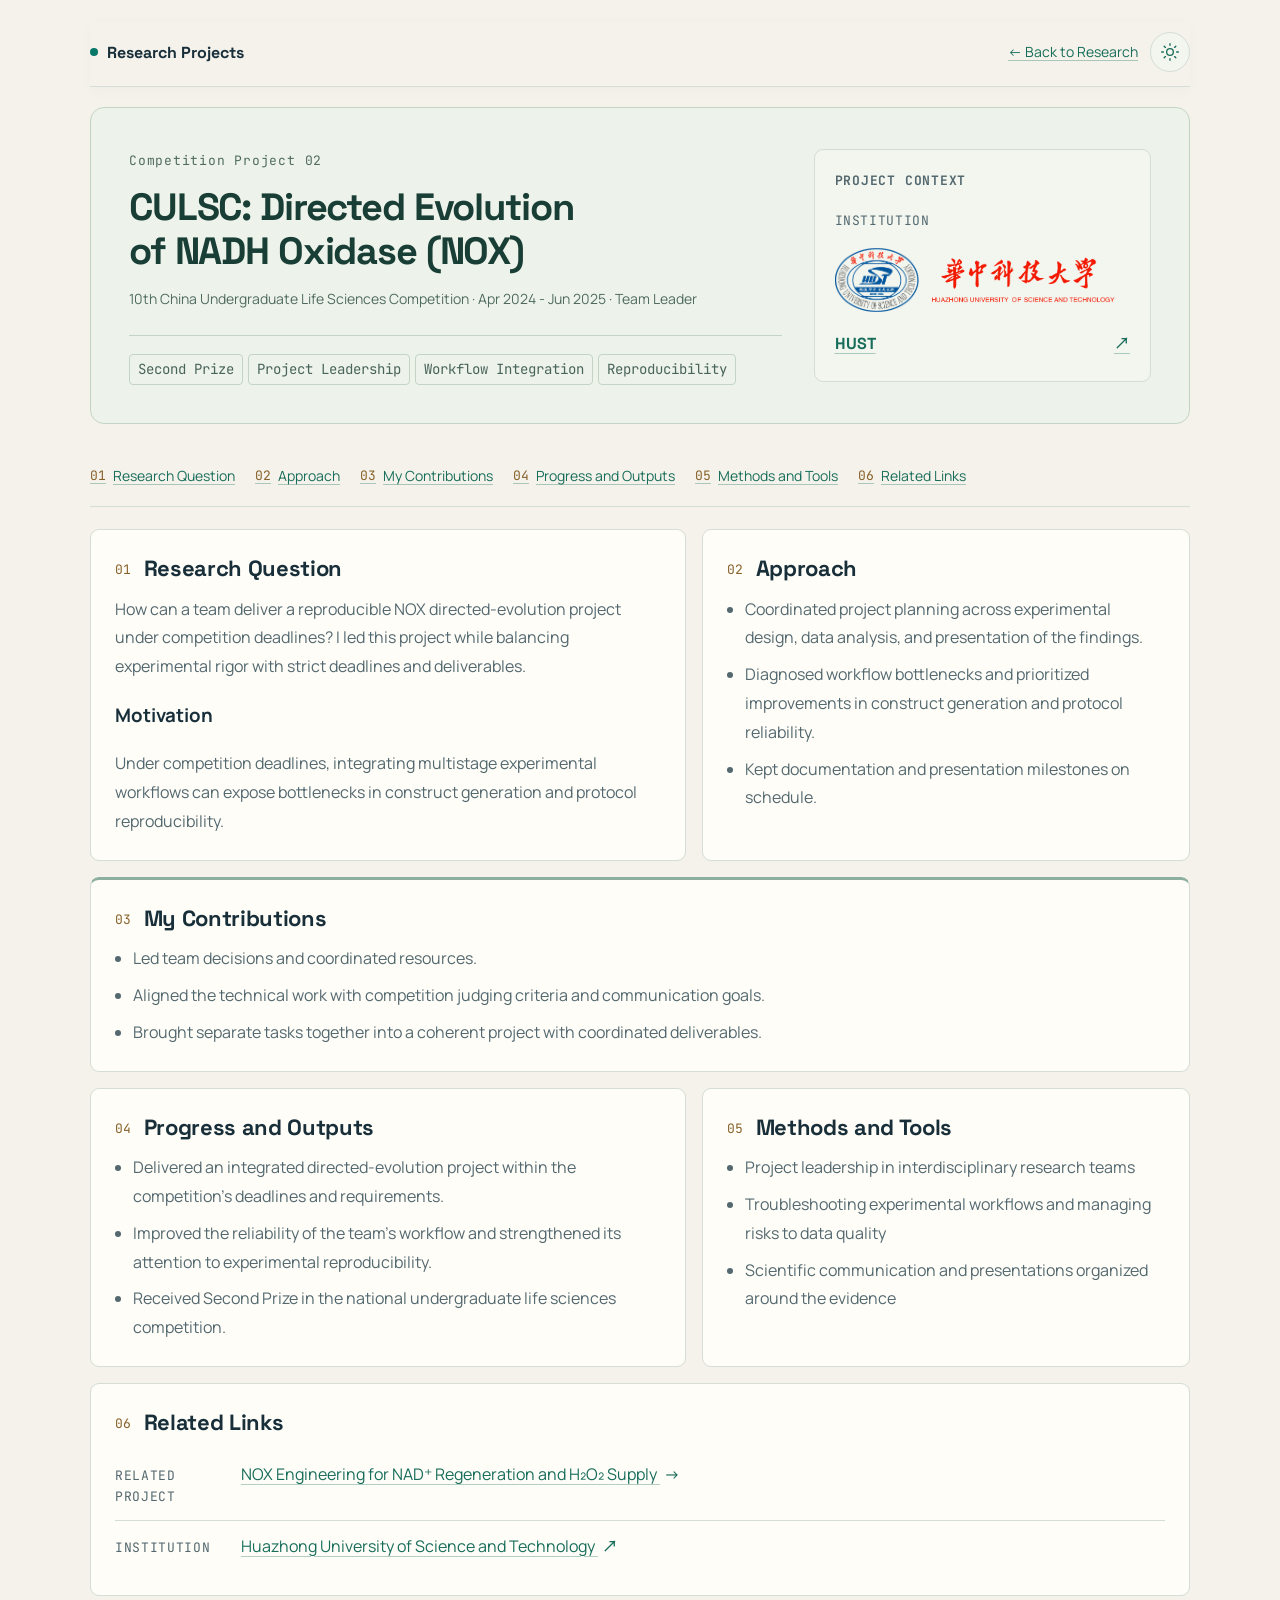
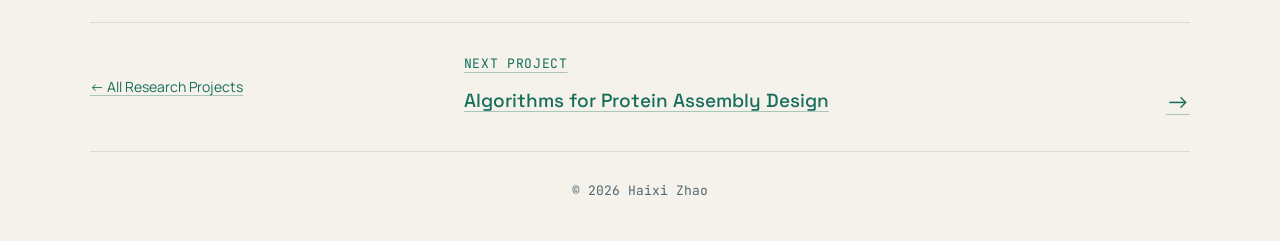
<file: projects/culsc-nox-team.html>
<!doctype html>
<html lang="en" data-theme="light">
  <head>
    <meta charset="UTF-8" />
    <meta name="viewport" content="width=device-width, initial-scale=1.0" />
    <title>CULSC NOX Project | Haixi Zhao</title>
    <script>(function(){var theme="light";try{var saved=localStorage.getItem("haixi-theme");if(saved==="dark")theme="dark";}catch(e){}document.documentElement.dataset.theme=theme;})();</script>
    <link rel="stylesheet" href="../styles/project.css?v=20261003k" />
  </head>
  <body>
    <main class="project-shell">
      <header class="topbar">
        <div class="logo"><span class="dot"></span>Research Projects</div>
        <div class="header-controls"><a class="backlink" href="../index.html#research">← Back to Research</a><button class="theme-toggle" type="button" data-theme-toggle aria-label="Switch to dark theme" aria-pressed="false" title="Switch to dark theme"><svg data-theme-icon="day" viewBox="0 0 24 24" width="20" height="20" fill="none" stroke="currentColor" stroke-width="1.6" stroke-linecap="round" aria-hidden="true"><circle cx="12" cy="12" r="4"/><path d="M12 2v2m0 16v2M2 12h2m16 0h2M5 5l1.5 1.5m11 11L19 19M5 19l1.5-1.5m11-11L19 5"/></svg><svg data-theme-icon="night" viewBox="0 0 24 24" width="20" height="20" fill="none" stroke="currentColor" stroke-width="1.6" stroke-linecap="round" stroke-linejoin="round" aria-hidden="true"><path d="M20.5 14.4A8.5 8.5 0 0 1 9.6 3.5a8.5 8.5 0 1 0 10.9 10.9Z"/></svg></button></div>
      </header>

      <section class="project-header">
        <div class="project-header-grid">
          <div>
            <p class="kicker">Competition Project 02</p>
            <h1 class="project-title">CULSC: Directed Evolution of NADH Oxidase (NOX)</h1>
            <p class="project-meta">10th China Undergraduate Life Sciences Competition · Apr 2024 - Jun 2025 · Team Leader</p>
            <div class="tags">
              <span class="tag">Second Prize</span>
              <span class="tag">Project Leadership</span>
              <span class="tag">Workflow Integration</span>
              <span class="tag">Reproducibility</span>
            </div>
          </div>
          <aside class="project-academic-card">
            <h2>Project Context</h2>
            <div class="academic-stack">
              <div class="academic-item project-institution">
                <span class="academic-label">Institution</span>
                <a class="institution-link" href="https://english.hust.edu.cn/" target="_blank" rel="noreferrer" aria-label="Huazhong University of Science and Technology official website">
                  <svg class="hust-day-lockup brand-light" viewBox="0 0 280 72" width="280" height="72" aria-hidden="true" focusable="false"><svg x="0" y="4" width="84" height="64" viewBox="0 0 712 539" preserveAspectRatio="xMinYMid meet" overflow="hidden"><image href="../assets/institutions/hust-lockup.png" width="1707" height="539"></image></svg><svg x="96" y="4" width="184" height="64" viewBox="735 164 975 244" preserveAspectRatio="xMinYMid meet" overflow="hidden"><image href="../assets/institutions/hust-lockup.png" width="1707" height="539"></image></svg></svg><img class="institution-mark brand-dark" src="../assets/institutions/hust-white.png" alt="" width="400" height="94" />
                  <strong class="institution-name">HUST</strong>
                  <span class="external-arrow" aria-hidden="true">↗</span>
                </a>
              </div>
            </div>
          </aside>
        </div>
      </section>

      <nav class="project-toc" aria-label="Project sections">
        <a href="#question"><span>01</span> Research Question</a>
        <a href="#approach"><span>02</span> Approach</a>
        <a href="#contributions"><span>03</span> My Contributions</a>
        <a href="#progress"><span>04</span> Progress and Outputs</a>
        <a href="#tools"><span>05</span> Methods and Tools</a>
        <a href="#project-links"><span>06</span> Related Links</a>
      </nav>

      <section class="project-layout">
        <article class="block" id="question">
          <h2 data-step="01">Research Question</h2>
          <p class="section-lead">
            How can a team deliver a reproducible NOX directed-evolution project under competition deadlines? I led this project while balancing experimental rigor with strict deadlines and deliverables.
          </p>
          <h3>Motivation</h3>
          <p class="section-lead">
            Under competition deadlines, integrating multistage experimental workflows can expose bottlenecks in construct generation and protocol reproducibility.
          </p>
        </article>

        <article class="block" id="approach">
          <h2 data-step="02">Approach</h2>
          <ul class="bullets">
            <li>Coordinated project planning across experimental design, data analysis, and presentation of the findings.</li>
            <li>Diagnosed workflow bottlenecks and prioritized improvements in construct generation and protocol reliability.</li>
            <li>Kept documentation and presentation milestones on schedule.</li>
          </ul>
        </article>

        <article class="block block-contributions" id="contributions">
          <h2 data-step="03">My Contributions</h2>
          <ul class="bullets">
            <li>Led team decisions and coordinated resources.</li>
            <li>Aligned the technical work with competition judging criteria and communication goals.</li>
            <li>Brought separate tasks together into a coherent project with coordinated deliverables.</li>
          </ul>
        </article>

        <article class="block" id="progress">
          <h2 data-step="04">Progress and Outputs</h2>
          <ul class="bullets">
            <li>Delivered an integrated directed-evolution project within the competition’s deadlines and requirements.</li>
            <li>Improved the reliability of the team’s workflow and strengthened its attention to experimental reproducibility.</li>
            <li>Received Second Prize in the national undergraduate life sciences competition.</li>
          </ul>
        </article>

        <article class="block" id="tools">
          <h2 data-step="05">Methods and Tools</h2>
          <ul class="bullets">
            <li>Project leadership in interdisciplinary research teams</li>
            <li>Troubleshooting experimental workflows and managing risks to data quality</li>
            <li>Scientific communication and presentations organized around the evidence</li>
          </ul>
        </article>
      </section>

      <section class="project-resources block" id="project-links">
        <h2 data-step="06">Related Links</h2>
        <ul class="resource-list">
          <li><span class="resource-type">Related project</span><a href="nox-directed-evolution.html">NOX Engineering for NAD⁺ Regeneration and H₂O₂ Supply <span class="external-arrow" aria-hidden="true">→</span></a></li>
          <li><span class="resource-type">Institution</span><a href="https://english.hust.edu.cn/" target="_blank" rel="noreferrer">Huazhong University of Science and Technology <span class="external-arrow" aria-hidden="true">↗</span></a></li>
        </ul>
      </section>

      <nav class="project-navigation" aria-label="Continue exploring research">
        <a class="project-nav-back" href="../index.html#research">← All Research Projects</a>
        <a class="project-next" href="rfd3-symmetric-assemblies.html">
          <span class="next-label">Next Project</span>
          <strong>Algorithms for Protein Assembly Design</strong>
          <span class="next-arrow" aria-hidden="true">→</span>
        </a>
      </nav>

      <footer class="footer">© <span id="year"></span> Haixi Zhao</footer>
    </main>
    <script src="../scripts/main.js?v=20261003h"></script>
  </body>
</html>
</file>
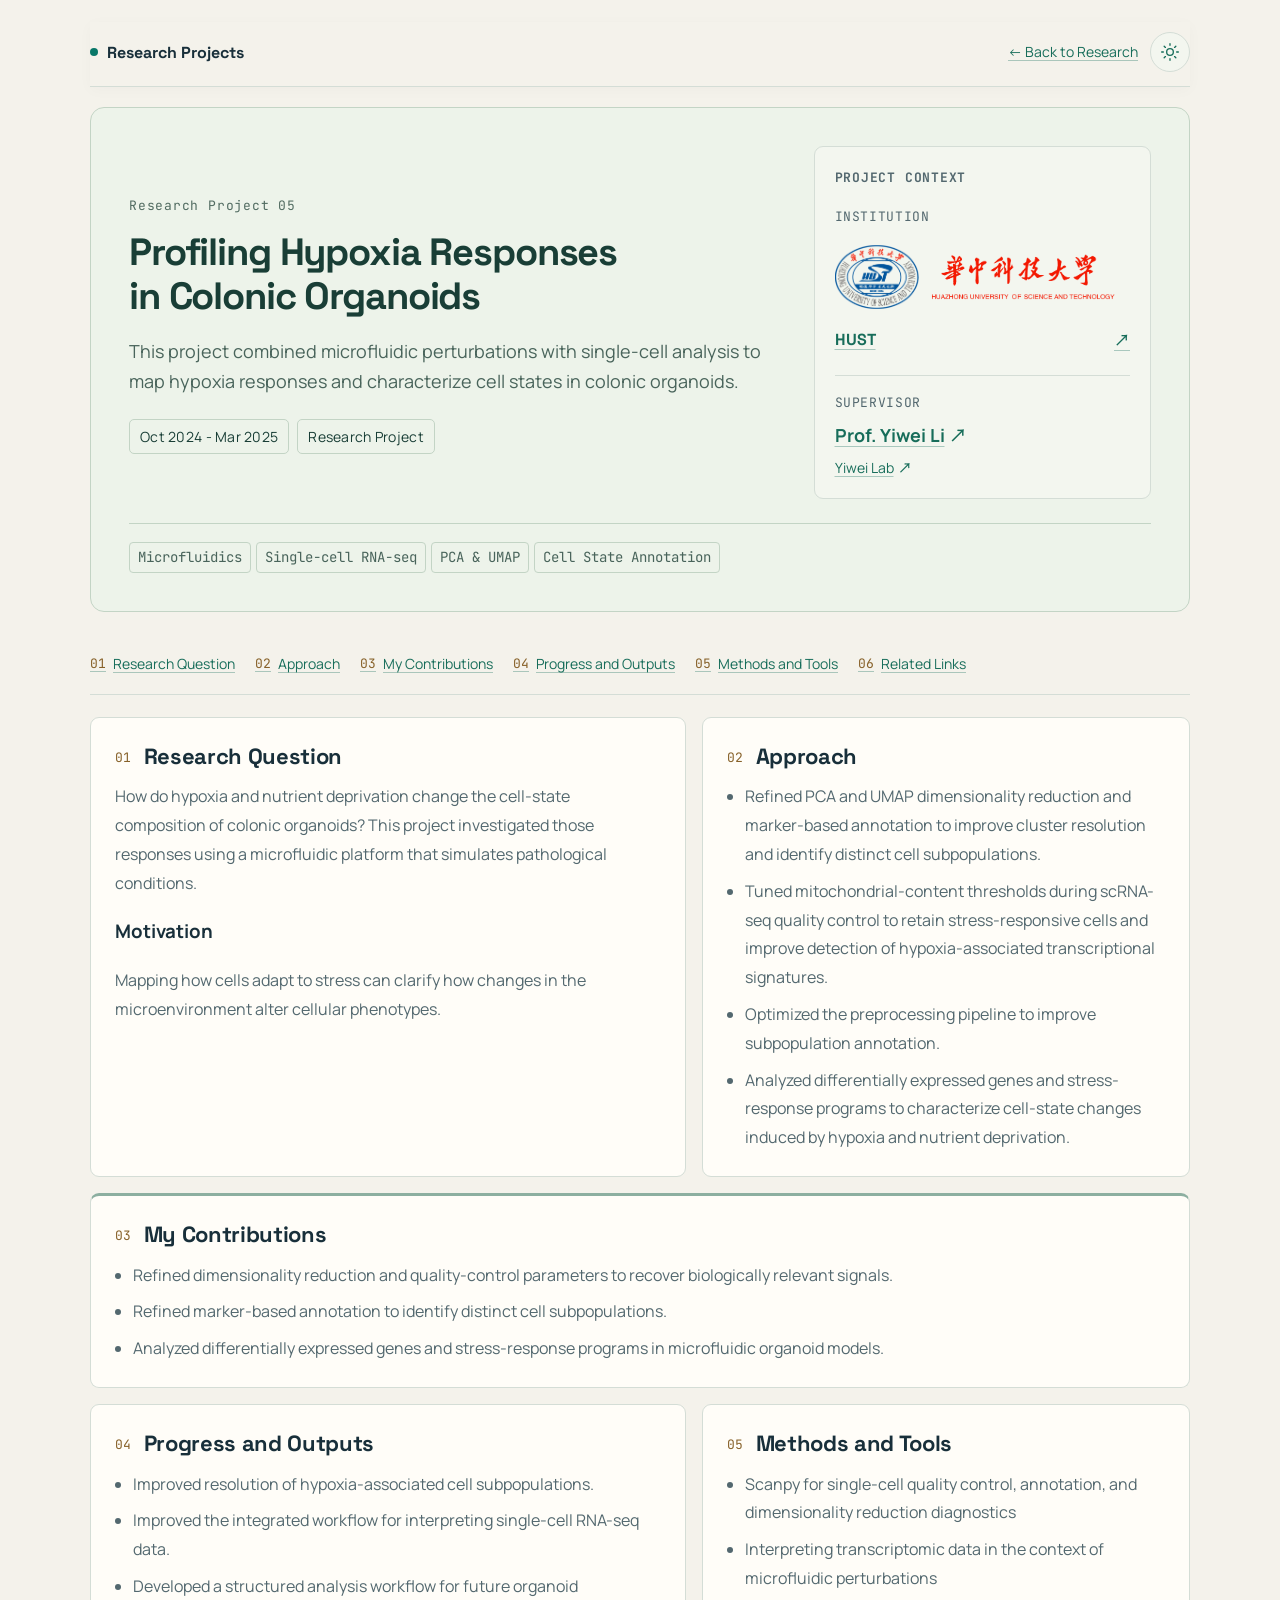
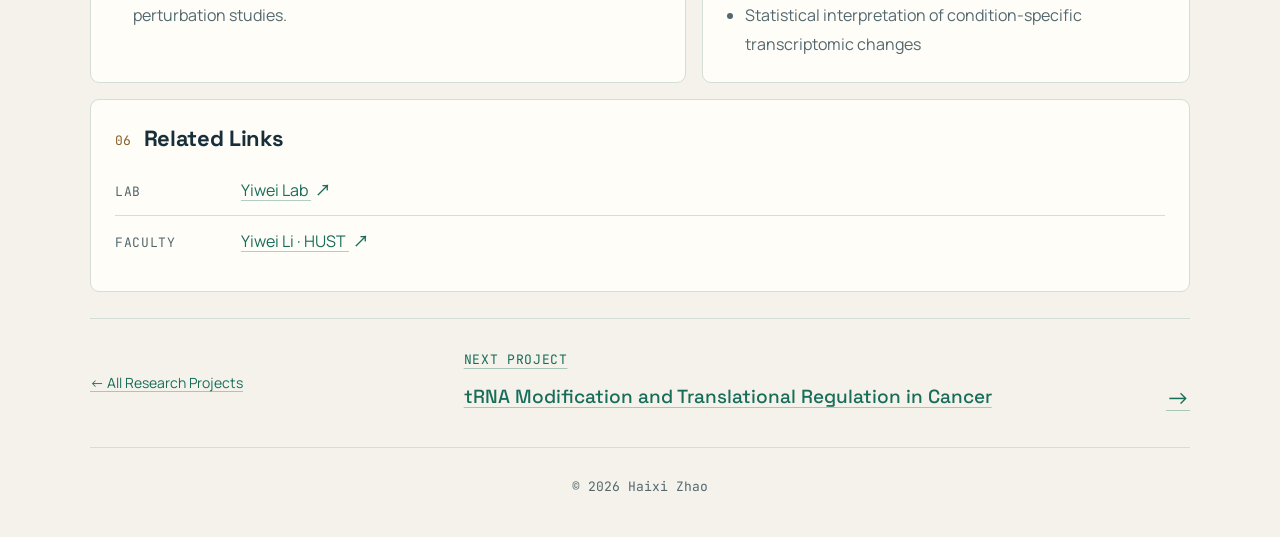
<file: projects/hypoxia-organoids.html>
<!doctype html>
<html lang="en" data-theme="light">
  <head>
    <meta charset="UTF-8" />
    <meta name="viewport" content="width=device-width, initial-scale=1.0" />
    <title>Hypoxia Responses in Colonic Organoids | Haixi Zhao</title>
    <script>(function(){var theme="light";try{var saved=localStorage.getItem("haixi-theme");if(saved==="dark")theme="dark";}catch(e){}document.documentElement.dataset.theme=theme;})();</script>
    <link rel="stylesheet" href="../styles/project.css?v=20261003k" />
  </head>
  <body>
    <main class="project-shell">
      <header class="topbar">
        <div class="logo"><span class="dot"></span>Research Projects</div>
        <div class="header-controls"><a class="backlink" href="../index.html#research">← Back to Research</a><button class="theme-toggle" type="button" data-theme-toggle aria-label="Switch to dark theme" aria-pressed="false" title="Switch to dark theme"><svg data-theme-icon="day" viewBox="0 0 24 24" width="20" height="20" fill="none" stroke="currentColor" stroke-width="1.6" stroke-linecap="round" aria-hidden="true"><circle cx="12" cy="12" r="4"/><path d="M12 2v2m0 16v2M2 12h2m16 0h2M5 5l1.5 1.5m11 11L19 19M5 19l1.5-1.5m11-11L19 5"/></svg><svg data-theme-icon="night" viewBox="0 0 24 24" width="20" height="20" fill="none" stroke="currentColor" stroke-width="1.6" stroke-linecap="round" stroke-linejoin="round" aria-hidden="true"><path d="M20.5 14.4A8.5 8.5 0 0 1 9.6 3.5a8.5 8.5 0 1 0 10.9 10.9Z"/></svg></button></div>
      </header>

      <section class="project-header">
        <div class="project-header-grid">
          <div>
            <p class="kicker">Research Project 05</p>
            <h1 class="project-title">Profiling Hypoxia Responses in Colonic Organoids</h1>
            <p class="project-summary">
              This project combined microfluidic perturbations with single-cell analysis to map hypoxia responses and characterize cell states in colonic organoids.
            </p>
            <div class="project-meta-row">
              <span class="project-pill">Oct 2024 - Mar 2025</span>
              <span class="project-pill">Research Project</span>
            </div>
          </div>
          <aside class="project-academic-card">
            <h2>Project Context</h2>
            <div class="academic-stack">
              <div class="academic-item project-institution">
                <span class="academic-label">Institution</span>
                <a class="institution-link" href="https://english.hust.edu.cn/" target="_blank" rel="noreferrer" aria-label="Huazhong University of Science and Technology official website">
                  <svg class="hust-day-lockup brand-light" viewBox="0 0 280 72" width="280" height="72" aria-hidden="true" focusable="false"><svg x="0" y="4" width="84" height="64" viewBox="0 0 712 539" preserveAspectRatio="xMinYMid meet" overflow="hidden"><image href="../assets/institutions/hust-lockup.png" width="1707" height="539"></image></svg><svg x="96" y="4" width="184" height="64" viewBox="735 164 975 244" preserveAspectRatio="xMinYMid meet" overflow="hidden"><image href="../assets/institutions/hust-lockup.png" width="1707" height="539"></image></svg></svg><img class="institution-mark brand-dark" src="../assets/institutions/hust-white.png" alt="" width="400" height="94" />
                  <strong class="institution-name">HUST</strong>
                  <span class="external-arrow" aria-hidden="true">↗</span>
                </a>
              </div>
              <div class="academic-item">
                <span class="academic-label">Supervisor</span>
                <div class="mentor-name">
                  <a href="https://faculty.hust.edu.cn/LIYIWEI/zh_CN/index.htm" target="_blank" rel="noreferrer">Prof. Yiwei Li<span class="external-arrow" aria-hidden="true">↗</span></a>
                </div>
                <p class="lab-link"><a href="https://www.yiweililab.com/" target="_blank" rel="noreferrer">Yiwei Lab<span class="external-arrow" aria-hidden="true">↗</span></a></p>
              </div>
            </div>
          </aside>
        </div>
        <div class="tags">
          <span class="tag">Microfluidics</span>
          <span class="tag">Single-cell RNA-seq</span>
          <span class="tag">PCA &amp; UMAP</span>
          <span class="tag">Cell State Annotation</span>
        </div>
      </section>

      <nav class="project-toc" aria-label="Project sections">
        <a href="#question"><span>01</span> Research Question</a>
        <a href="#approach"><span>02</span> Approach</a>
        <a href="#contributions"><span>03</span> My Contributions</a>
        <a href="#progress"><span>04</span> Progress and Outputs</a>
        <a href="#tools"><span>05</span> Methods and Tools</a>
        <a href="#project-links"><span>06</span> Related Links</a>
      </nav>

      <section class="project-layout">
        <article class="block" id="question">
          <h2 data-step="01">Research Question</h2>
          <p class="section-lead">
            How do hypoxia and nutrient deprivation change the cell-state composition of colonic organoids? This project investigated those responses using a microfluidic platform that simulates pathological conditions.
          </p>
          <h3>Motivation</h3>
          <p class="section-lead">
            Mapping how cells adapt to stress can clarify how changes in the microenvironment alter cellular phenotypes.
          </p>
        </article>

        <article class="block" id="approach">
          <h2 data-step="02">Approach</h2>
          <ul class="bullets">
            <li>Refined PCA and UMAP dimensionality reduction and marker-based annotation to improve cluster resolution and identify distinct cell subpopulations.</li>
            <li>Tuned mitochondrial-content thresholds during scRNA-seq quality control to retain stress-responsive cells and improve detection of hypoxia-associated transcriptional signatures.</li>
            <li>Optimized the preprocessing pipeline to improve subpopulation annotation.</li>
            <li>Analyzed differentially expressed genes and stress-response programs to characterize cell-state changes induced by hypoxia and nutrient deprivation.</li>
          </ul>
        </article>

        <article class="block block-contributions" id="contributions">
          <h2 data-step="03">My Contributions</h2>
          <ul class="bullets">
            <li>Refined dimensionality reduction and quality-control parameters to recover biologically relevant signals.</li>
            <li>Refined marker-based annotation to identify distinct cell subpopulations.</li>
            <li>Analyzed differentially expressed genes and stress-response programs in microfluidic organoid models.</li>
          </ul>
        </article>

        <article class="block" id="progress">
          <h2 data-step="04">Progress and Outputs</h2>
          <ul class="bullets">
            <li>Improved resolution of hypoxia-associated cell subpopulations.</li>
            <li>Improved the integrated workflow for interpreting single-cell RNA-seq data.</li>
            <li>Developed a structured analysis workflow for future organoid perturbation studies.</li>
          </ul>
        </article>

        <article class="block" id="tools">
          <h2 data-step="05">Methods and Tools</h2>
          <ul class="bullets">
            <li>Scanpy for single-cell quality control, annotation, and dimensionality reduction diagnostics</li>
            <li>Interpreting transcriptomic data in the context of microfluidic perturbations</li>
            <li>Statistical interpretation of condition-specific transcriptomic changes</li>
          </ul>
        </article>
      </section>

      <section class="project-resources block" id="project-links">
        <h2 data-step="06">Related Links</h2>
        <ul class="resource-list">
          <li><span class="resource-type">Lab</span><a href="https://www.yiweililab.com/" target="_blank" rel="noreferrer">Yiwei Lab <span class="external-arrow" aria-hidden="true">↗</span></a></li>
          <li><span class="resource-type">Faculty</span><a href="https://faculty.hust.edu.cn/LIYIWEI/zh_CN/index.htm" target="_blank" rel="noreferrer">Yiwei Li · HUST <span class="external-arrow" aria-hidden="true">↗</span></a></li>
        </ul>
      </section>

      <nav class="project-navigation" aria-label="Continue exploring research">
        <a class="project-nav-back" href="../index.html#research">← All Research Projects</a>
        <a class="project-next" href="trna-cancer-translation.html">
          <span class="next-label">Next Project</span>
          <strong>tRNA Modification and Translational Regulation in Cancer</strong>
          <span class="next-arrow" aria-hidden="true">→</span>
        </a>
      </nav>

      <footer class="footer">© <span id="year"></span> Haixi Zhao</footer>
    </main>
    <script src="../scripts/main.js?v=20261003h"></script>
  </body>
</html>
</file>
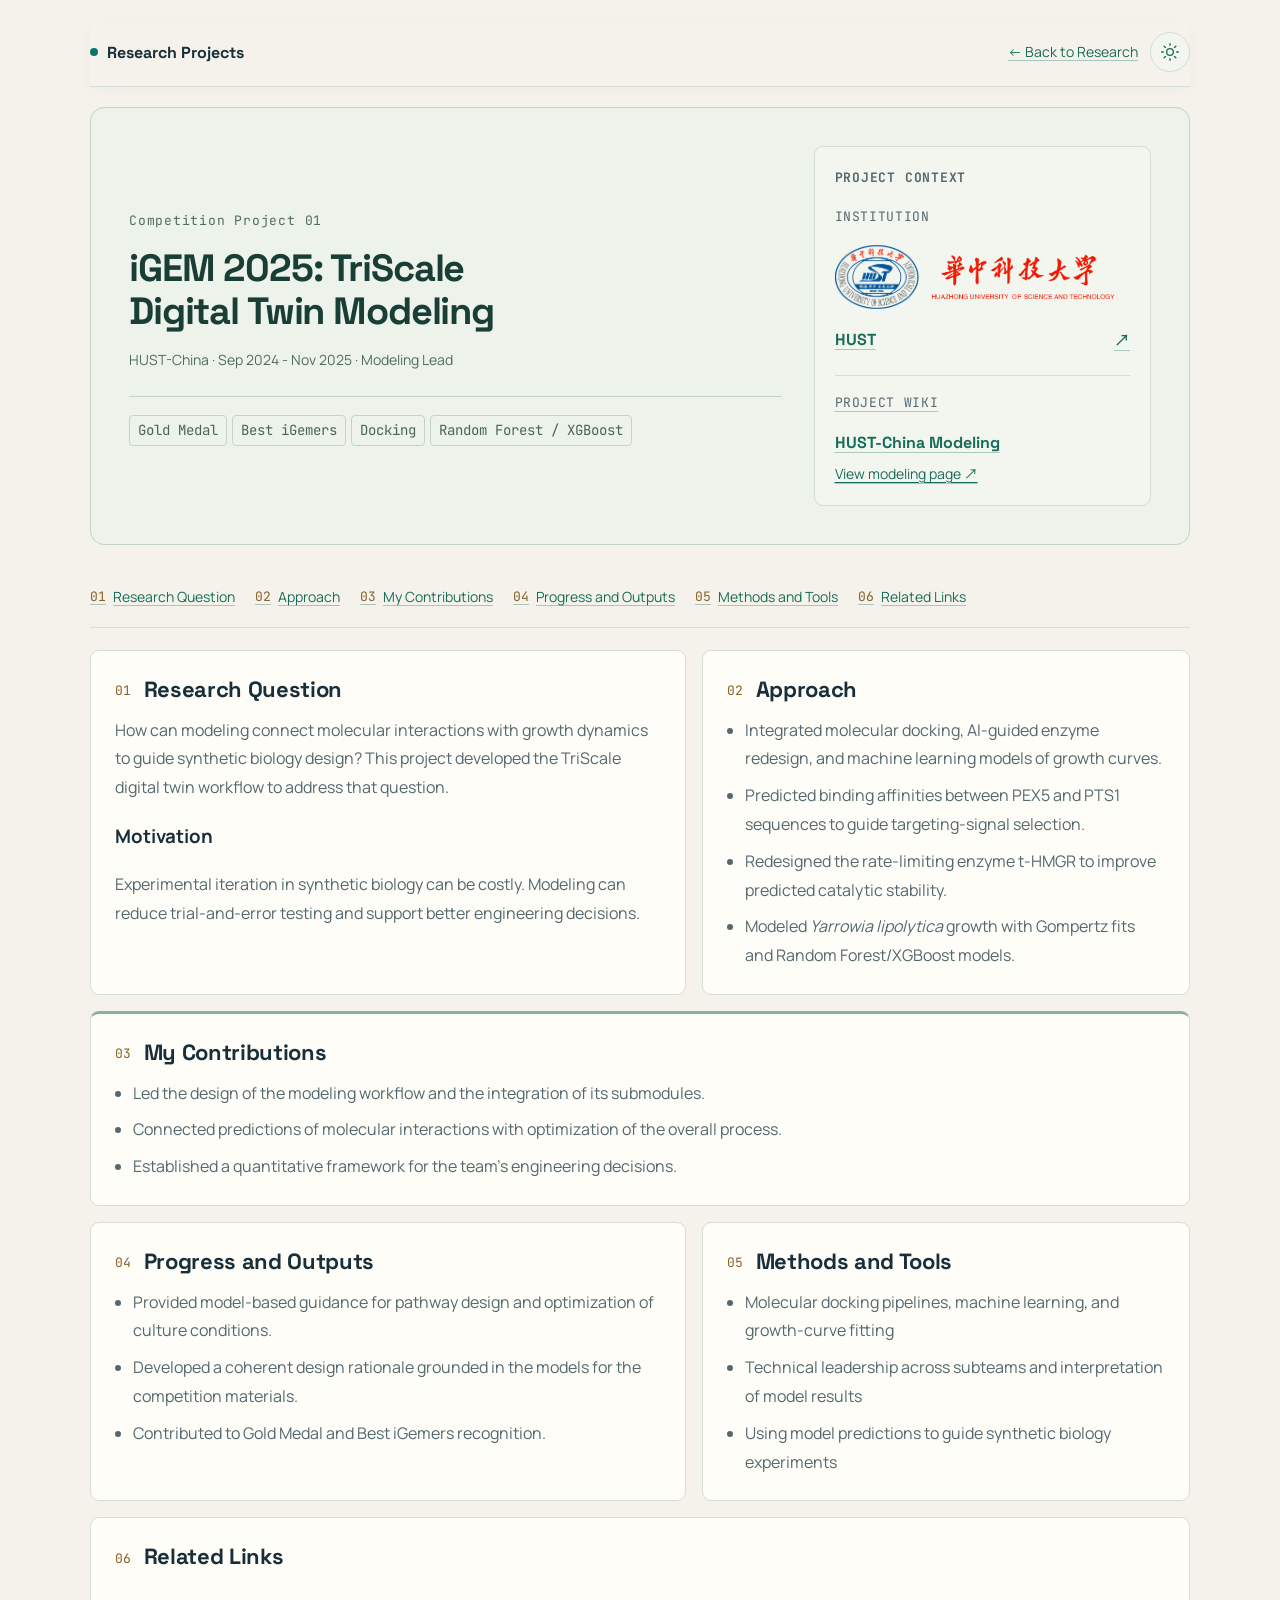
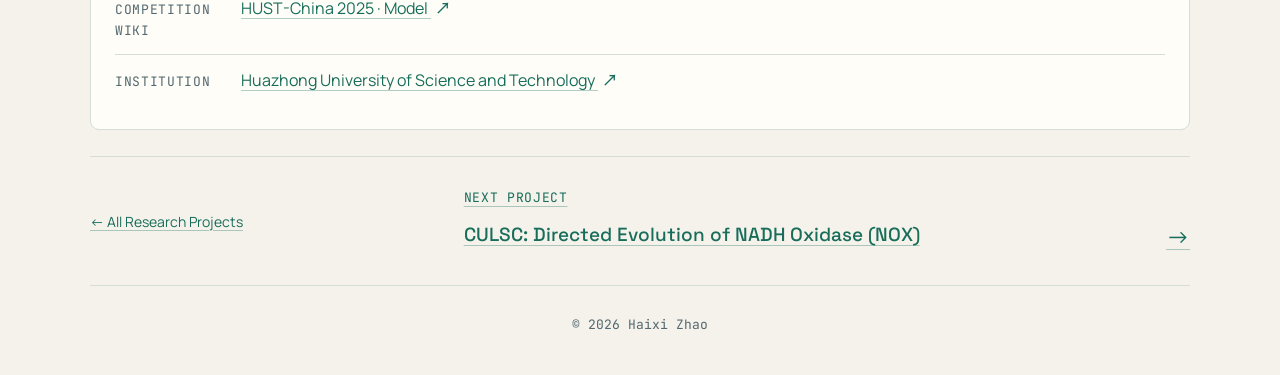
<file: projects/igem-triscale.html>
<!doctype html>
<html lang="en" data-theme="light">
  <head>
    <meta charset="UTF-8" />
    <meta name="viewport" content="width=device-width, initial-scale=1.0" />
    <title>iGEM 2025: TriScale Modeling | Haixi Zhao</title>
    <script>(function(){var theme="light";try{var saved=localStorage.getItem("haixi-theme");if(saved==="dark")theme="dark";}catch(e){}document.documentElement.dataset.theme=theme;})();</script>
    <link rel="stylesheet" href="../styles/project.css?v=20261003k" />
  </head>
  <body>
    <main class="project-shell">
      <header class="topbar">
        <div class="logo"><span class="dot"></span>Research Projects</div>
        <div class="header-controls"><a class="backlink" href="../index.html#research">← Back to Research</a><button class="theme-toggle" type="button" data-theme-toggle aria-label="Switch to dark theme" aria-pressed="false" title="Switch to dark theme"><svg data-theme-icon="day" viewBox="0 0 24 24" width="20" height="20" fill="none" stroke="currentColor" stroke-width="1.6" stroke-linecap="round" aria-hidden="true"><circle cx="12" cy="12" r="4"/><path d="M12 2v2m0 16v2M2 12h2m16 0h2M5 5l1.5 1.5m11 11L19 19M5 19l1.5-1.5m11-11L19 5"/></svg><svg data-theme-icon="night" viewBox="0 0 24 24" width="20" height="20" fill="none" stroke="currentColor" stroke-width="1.6" stroke-linecap="round" stroke-linejoin="round" aria-hidden="true"><path d="M20.5 14.4A8.5 8.5 0 0 1 9.6 3.5a8.5 8.5 0 1 0 10.9 10.9Z"/></svg></button></div>
      </header>

      <section class="project-header">
        <div class="project-header-grid">
          <div>
            <p class="kicker">Competition Project 01</p>
            <h1 class="project-title">iGEM 2025: TriScale Digital Twin Modeling</h1>
            <p class="project-meta">HUST-China · Sep 2024 - Nov 2025 · Modeling Lead</p>
            <div class="tags">
              <span class="tag">Gold Medal</span>
              <span class="tag">Best iGemers</span>
              <span class="tag">Docking</span>
              <span class="tag">Random Forest / XGBoost</span>
            </div>
          </div>
          <aside class="project-academic-card">
            <h2>Project Context</h2>
            <div class="academic-stack">
              <div class="academic-item project-institution">
                <span class="academic-label">Institution</span>
                <a class="institution-link" href="https://english.hust.edu.cn/" target="_blank" rel="noreferrer" aria-label="Huazhong University of Science and Technology official website">
                  <svg class="hust-day-lockup brand-light" viewBox="0 0 280 72" width="280" height="72" aria-hidden="true" focusable="false"><svg x="0" y="4" width="84" height="64" viewBox="0 0 712 539" preserveAspectRatio="xMinYMid meet" overflow="hidden"><image href="../assets/institutions/hust-lockup.png" width="1707" height="539"></image></svg><svg x="96" y="4" width="184" height="64" viewBox="735 164 975 244" preserveAspectRatio="xMinYMid meet" overflow="hidden"><image href="../assets/institutions/hust-lockup.png" width="1707" height="539"></image></svg></svg><img class="institution-mark brand-dark" src="../assets/institutions/hust-white.png" alt="" width="400" height="94" />
                  <strong class="institution-name">HUST</strong>
                  <span class="external-arrow" aria-hidden="true">↗</span>
                </a>
              </div>
              <a
                class="academic-item project-external-link"
                href="https://2025.igem.wiki/hust-china/model"
                target="_blank"
                rel="noreferrer"
              >
                <span class="academic-label">Project Wiki</span>
                <strong class="institution-name">HUST-China Modeling</strong>
                <span class="project-link-jump">View modeling page ↗</span>
              </a>
            </div>
          </aside>
        </div>
      </section>

      <nav class="project-toc" aria-label="Project sections">
        <a href="#question"><span>01</span> Research Question</a>
        <a href="#approach"><span>02</span> Approach</a>
        <a href="#contributions"><span>03</span> My Contributions</a>
        <a href="#progress"><span>04</span> Progress and Outputs</a>
        <a href="#tools"><span>05</span> Methods and Tools</a>
        <a href="#project-links"><span>06</span> Related Links</a>
      </nav>

      <section class="project-layout">
        <article class="block" id="question">
          <h2 data-step="01">Research Question</h2>
          <p class="section-lead">
            How can modeling connect molecular interactions with growth dynamics to guide synthetic biology design? This project developed the TriScale digital twin workflow to address that question.
          </p>
          <h3>Motivation</h3>
          <p class="section-lead">
            Experimental iteration in synthetic biology can be costly. Modeling can reduce trial-and-error testing and support better engineering decisions.
          </p>
        </article>

        <article class="block" id="approach">
          <h2 data-step="02">Approach</h2>
          <ul class="bullets">
            <li>Integrated molecular docking, AI-guided enzyme redesign, and machine learning models of growth curves.</li>
            <li>Predicted binding affinities between PEX5 and PTS1 sequences to guide targeting-signal selection.</li>
            <li>Redesigned the rate-limiting enzyme t-HMGR to improve predicted catalytic stability.</li>
            <li>Modeled <em>Yarrowia lipolytica</em> growth with Gompertz fits and Random Forest/XGBoost models.</li>
          </ul>
        </article>

        <article class="block block-contributions" id="contributions">
          <h2 data-step="03">My Contributions</h2>
          <ul class="bullets">
            <li>Led the design of the modeling workflow and the integration of its submodules.</li>
            <li>Connected predictions of molecular interactions with optimization of the overall process.</li>
            <li>Established a quantitative framework for the team’s engineering decisions.</li>
          </ul>
        </article>

        <article class="block" id="progress">
          <h2 data-step="04">Progress and Outputs</h2>
          <ul class="bullets">
            <li>Provided model-based guidance for pathway design and optimization of culture conditions.</li>
            <li>Developed a coherent design rationale grounded in the models for the competition materials.</li>
            <li>Contributed to Gold Medal and Best iGemers recognition.</li>
          </ul>
        </article>

        <article class="block" id="tools">
          <h2 data-step="05">Methods and Tools</h2>
          <ul class="bullets">
            <li>Molecular docking pipelines, machine learning, and growth-curve fitting</li>
            <li>Technical leadership across subteams and interpretation of model results</li>
            <li>Using model predictions to guide synthetic biology experiments</li>
          </ul>
        </article>
      </section>

      <section class="project-resources block" id="project-links">
        <h2 data-step="06">Related Links</h2>
        <ul class="resource-list">
          <li><span class="resource-type">Competition wiki</span><a href="https://2025.igem.wiki/hust-china/model/" target="_blank" rel="noreferrer">HUST-China 2025 · Model <span class="external-arrow" aria-hidden="true">↗</span></a></li>
          <li><span class="resource-type">Institution</span><a href="https://english.hust.edu.cn/" target="_blank" rel="noreferrer">Huazhong University of Science and Technology <span class="external-arrow" aria-hidden="true">↗</span></a></li>
        </ul>
      </section>

      <nav class="project-navigation" aria-label="Continue exploring research">
        <a class="project-nav-back" href="../index.html#research">← All Research Projects</a>
        <a class="project-next" href="culsc-nox-team.html">
          <span class="next-label">Next Project</span>
          <strong>CULSC: Directed Evolution of NADH Oxidase (NOX)</strong>
          <span class="next-arrow" aria-hidden="true">→</span>
        </a>
      </nav>

      <footer class="footer">© <span id="year"></span> Haixi Zhao</footer>
    </main>
    <script src="../scripts/main.js?v=20261003h"></script>
  </body>
</html>
</file>
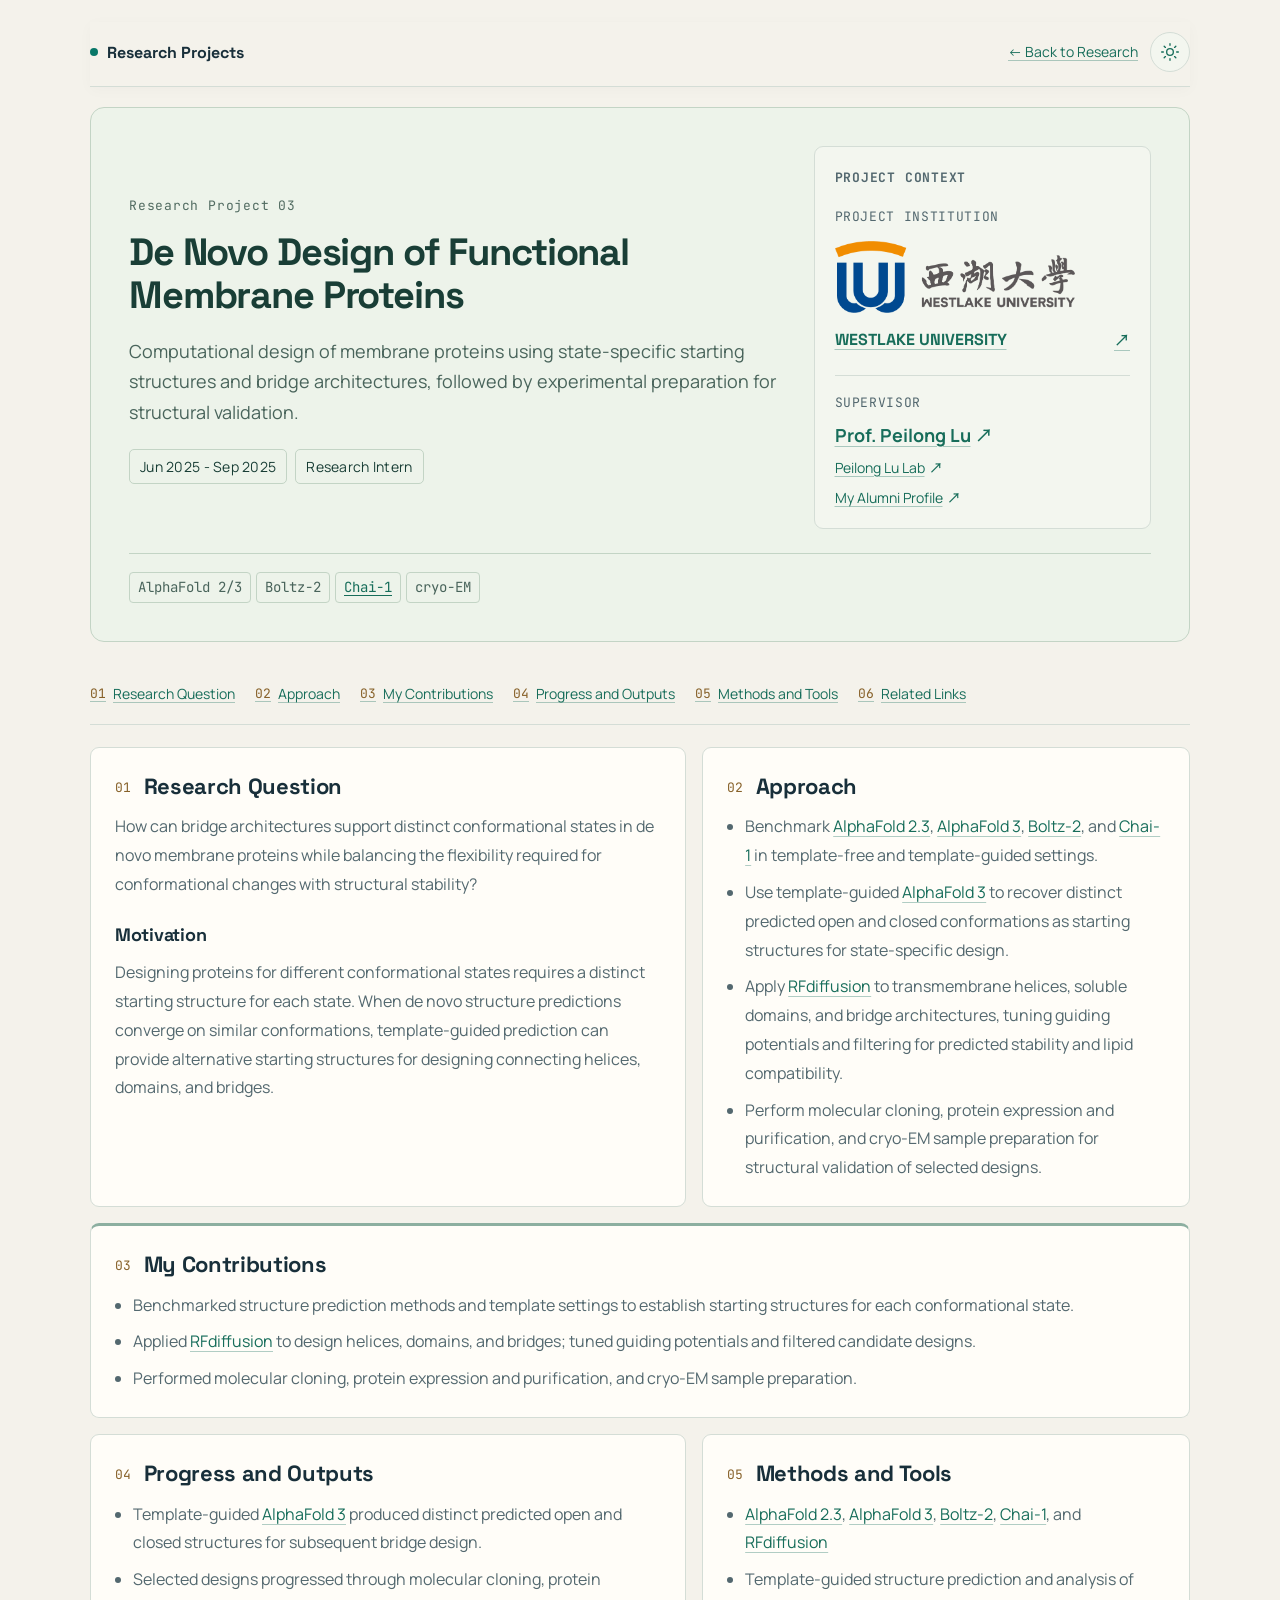
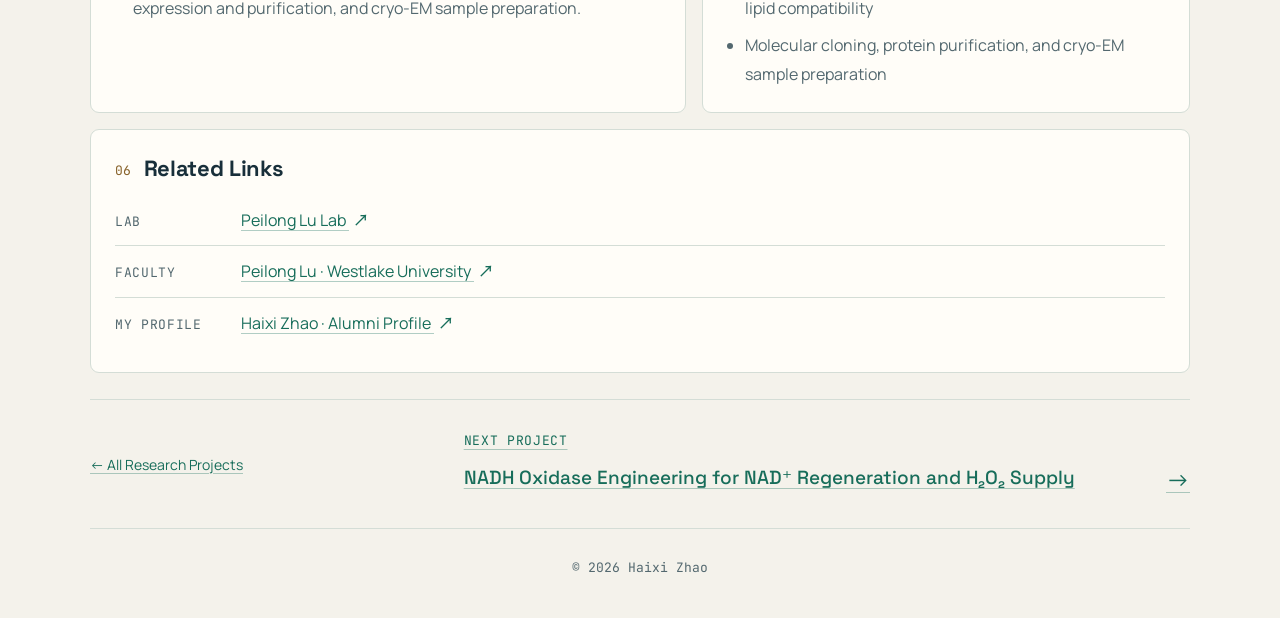
<file: projects/membrane-protein-design.html>
<!doctype html>
<html lang="en" data-theme="light">
  <head>
    <meta charset="UTF-8" />
    <meta name="viewport" content="width=device-width, initial-scale=1.0" />
    <title>Membrane Protein Design | Haixi Zhao</title>
    <meta name="description" content="De novo membrane protein design using template-guided starting structures, RFdiffusion to design bridge architectures, and sample preparation for structural validation." />
    <script>(function(){var theme="light";try{var saved=localStorage.getItem("haixi-theme");if(saved==="dark")theme="dark";}catch(e){}document.documentElement.dataset.theme=theme;})();</script>
    <link rel="stylesheet" href="../styles/project.css?v=20261003k" />
  </head>
  <body>
    <main class="project-shell">
      <header class="topbar">
        <div class="logo"><span class="dot"></span>Research Projects</div>
        <div class="header-controls"><a class="backlink" href="../index.html#research">← Back to Research</a><button class="theme-toggle" type="button" data-theme-toggle aria-label="Switch to dark theme" aria-pressed="false" title="Switch to dark theme"><svg data-theme-icon="day" viewBox="0 0 24 24" width="20" height="20" fill="none" stroke="currentColor" stroke-width="1.6" stroke-linecap="round" aria-hidden="true"><circle cx="12" cy="12" r="4"/><path d="M12 2v2m0 16v2M2 12h2m16 0h2M5 5l1.5 1.5m11 11L19 19M5 19l1.5-1.5m11-11L19 5"/></svg><svg data-theme-icon="night" viewBox="0 0 24 24" width="20" height="20" fill="none" stroke="currentColor" stroke-width="1.6" stroke-linecap="round" stroke-linejoin="round" aria-hidden="true"><path d="M20.5 14.4A8.5 8.5 0 0 1 9.6 3.5a8.5 8.5 0 1 0 10.9 10.9Z"/></svg></button></div>
      </header>

      <section class="project-header">
        <div class="project-header-grid">
          <div>
            <p class="kicker">Research Project 03</p>
            <h1 class="project-title">De Novo Design of Functional Membrane Proteins</h1>
            <p class="project-summary">
              Computational design of membrane proteins using state-specific starting structures and bridge architectures, followed by experimental preparation for structural validation.
            </p>
            <div class="project-meta-row">
              <span class="project-pill">Jun 2025 - Sep 2025</span>
              <span class="project-pill">Research Intern</span>
            </div>
          </div>
          <aside class="project-academic-card">
            <h2>Project Context</h2>
            <div class="academic-stack">
              <div class="academic-item project-institution">
                <span class="academic-label">Project Institution</span>
                <a class="institution-link" href="https://en.westlake.edu.cn/" target="_blank" rel="noreferrer" aria-label="Westlake University official website">
                  <img class="institution-mark brand-light" src="../assets/institutions/westlake.png" alt="" width="749" height="224" /><img class="institution-mark brand-dark" src="../assets/institutions/westlake-white.png" alt="" width="886" height="264" />
                  <strong class="institution-name">WESTLAKE UNIVERSITY</strong>
                  <span class="external-arrow" aria-hidden="true">↗</span>
                </a>
              </div>
              <div class="academic-item">
                <span class="academic-label">Supervisor</span>
                <div class="mentor-name">
                  <a href="https://en.westlake.edu.cn/faculty/peilong-lu.html" target="_blank" rel="noreferrer">Prof. Peilong Lu<span class="external-arrow" aria-hidden="true">↗</span></a>
                </div>
                <p class="lab-link"><a href="https://protein-design.lab.westlake.edu.cn/" target="_blank" rel="noreferrer">Peilong Lu Lab<span class="external-arrow" aria-hidden="true">↗</span></a></p>
                <p class="lab-link"><a href="https://protein-design.lab.westlake.edu.cn/Alumni.html" target="_blank" rel="noreferrer">My Alumni Profile<span class="external-arrow" aria-hidden="true">↗</span></a></p>
              </div>
            </div>
          </aside>
        </div>
        <div class="tags">
          <span class="tag">AlphaFold 2/3</span>
          <span class="tag">Boltz-2</span>
          <a class="tag" href="https://github.com/chaidiscovery/chai-lab" target="_blank" rel="noreferrer">Chai-1</a>
          <span class="tag">cryo-EM</span>
        </div>
      </section>

      <nav class="project-toc" aria-label="Project sections">
        <a href="#question"><span>01</span> Research Question</a>
        <a href="#approach"><span>02</span> Approach</a>
        <a href="#contributions"><span>03</span> My Contributions</a>
        <a href="#progress"><span>04</span> Progress and Outputs</a>
        <a href="#tools"><span>05</span> Methods and Tools</a>
        <a href="#project-links"><span>06</span> Related Links</a>
      </nav>

      <section class="project-layout">
        <article class="block" id="question">
          <h2 data-step="01">Research Question</h2>
          <p class="section-lead">
            How can bridge architectures support distinct conformational states in de novo membrane proteins while balancing the flexibility required for conformational changes with structural stability?
          </p>
          <h2>Motivation</h2>
          <p class="section-lead">
            Designing proteins for different conformational states requires a distinct starting structure for each state. When de novo structure predictions converge on similar conformations, template-guided prediction can provide alternative starting structures for designing connecting helices, domains, and bridges.
          </p>
        </article>

        <article class="block" id="approach">
          <h2 data-step="02">Approach</h2>
          <ul class="bullets">
            <li>Benchmark <a href="https://github.com/google-deepmind/alphafold/blob/main/docs/technical_note_v2.3.0.md" target="_blank" rel="noreferrer">AlphaFold 2.3</a>, <a href="https://github.com/google-deepmind/alphafold3" target="_blank" rel="noreferrer">AlphaFold 3</a>, <a href="https://github.com/jwohlwend/boltz" target="_blank" rel="noreferrer">Boltz-2</a>, and <a href="https://github.com/chaidiscovery/chai-lab" target="_blank" rel="noreferrer">Chai-1</a> in template-free and template-guided settings.</li>
            <li>Use template-guided <a href="https://github.com/google-deepmind/alphafold3" target="_blank" rel="noreferrer">AlphaFold 3</a> to recover distinct predicted open and closed conformations as starting structures for state-specific design.</li>
            <li>Apply <a href="https://github.com/RosettaCommons/RFdiffusion" target="_blank" rel="noreferrer">RFdiffusion</a> to transmembrane helices, soluble domains, and bridge architectures, tuning guiding potentials and filtering for predicted stability and lipid compatibility.</li>
            <li>Perform molecular cloning, protein expression and purification, and cryo-EM sample preparation for structural validation of selected designs.</li>
          </ul>
        </article>

        <article class="block block-contributions" id="contributions">
          <h2 data-step="03">My Contributions</h2>
          <ul class="bullets">
            <li>Benchmarked structure prediction methods and template settings to establish starting structures for each conformational state.</li>
            <li>Applied <a href="https://github.com/RosettaCommons/RFdiffusion" target="_blank" rel="noreferrer">RFdiffusion</a> to design helices, domains, and bridges; tuned guiding potentials and filtered candidate designs.</li>
            <li>Performed molecular cloning, protein expression and purification, and cryo-EM sample preparation.</li>
          </ul>
        </article>

        <article class="block" id="progress">
          <h2 data-step="04">Progress and Outputs</h2>
          <ul class="bullets">
            <li>Template-guided <a href="https://github.com/google-deepmind/alphafold3" target="_blank" rel="noreferrer">AlphaFold 3</a> produced distinct predicted open and closed structures for subsequent bridge design.</li>
            <li>Selected designs progressed through molecular cloning, protein expression and purification, and cryo-EM sample preparation.</li>
          </ul>
        </article>

        <article class="block" id="tools">
          <h2 data-step="05">Methods and Tools</h2>
          <ul class="bullets">
            <li><a href="https://github.com/google-deepmind/alphafold/blob/main/docs/technical_note_v2.3.0.md" target="_blank" rel="noreferrer">AlphaFold 2.3</a>, <a href="https://github.com/google-deepmind/alphafold3" target="_blank" rel="noreferrer">AlphaFold 3</a>, <a href="https://github.com/jwohlwend/boltz" target="_blank" rel="noreferrer">Boltz-2</a>, <a href="https://github.com/chaidiscovery/chai-lab" target="_blank" rel="noreferrer">Chai-1</a>, and <a href="https://github.com/RosettaCommons/RFdiffusion" target="_blank" rel="noreferrer">RFdiffusion</a></li>
            <li>Template-guided structure prediction and analysis of lipid compatibility</li>
            <li>Molecular cloning, protein purification, and cryo-EM sample preparation</li>
          </ul>
        </article>
      </section>

      <section class="project-resources block" id="project-links">
        <h2 data-step="06">Related Links</h2>
        <ul class="resource-list">
          <li><span class="resource-type">Lab</span><a href="https://protein-design.lab.westlake.edu.cn/" target="_blank" rel="noreferrer">Peilong Lu Lab <span class="external-arrow" aria-hidden="true">↗</span></a></li>
          <li><span class="resource-type">Faculty</span><a href="https://en.westlake.edu.cn/faculty/peilong-lu.html" target="_blank" rel="noreferrer">Peilong Lu · Westlake University <span class="external-arrow" aria-hidden="true">↗</span></a></li>
          <li><span class="resource-type">My Profile</span><a href="https://protein-design.lab.westlake.edu.cn/Alumni.html" target="_blank" rel="noreferrer">Haixi Zhao · Alumni Profile <span class="external-arrow" aria-hidden="true">↗</span></a></li>
        </ul>
      </section>

      <nav class="project-navigation" aria-label="Continue exploring research">
        <a class="project-nav-back" href="../index.html#research">← All Research Projects</a>
        <a class="project-next" href="nox-directed-evolution.html">
          <span class="next-label">Next Project</span>
          <strong>NADH Oxidase Engineering for NAD⁺ Regeneration and H₂O₂ Supply</strong>
          <span class="next-arrow" aria-hidden="true">→</span>
        </a>
      </nav>

      <footer class="footer">© <span id="year"></span> Haixi Zhao</footer>
    </main>
    <script src="../scripts/main.js?v=20261003h"></script>
  </body>
</html>
</file>
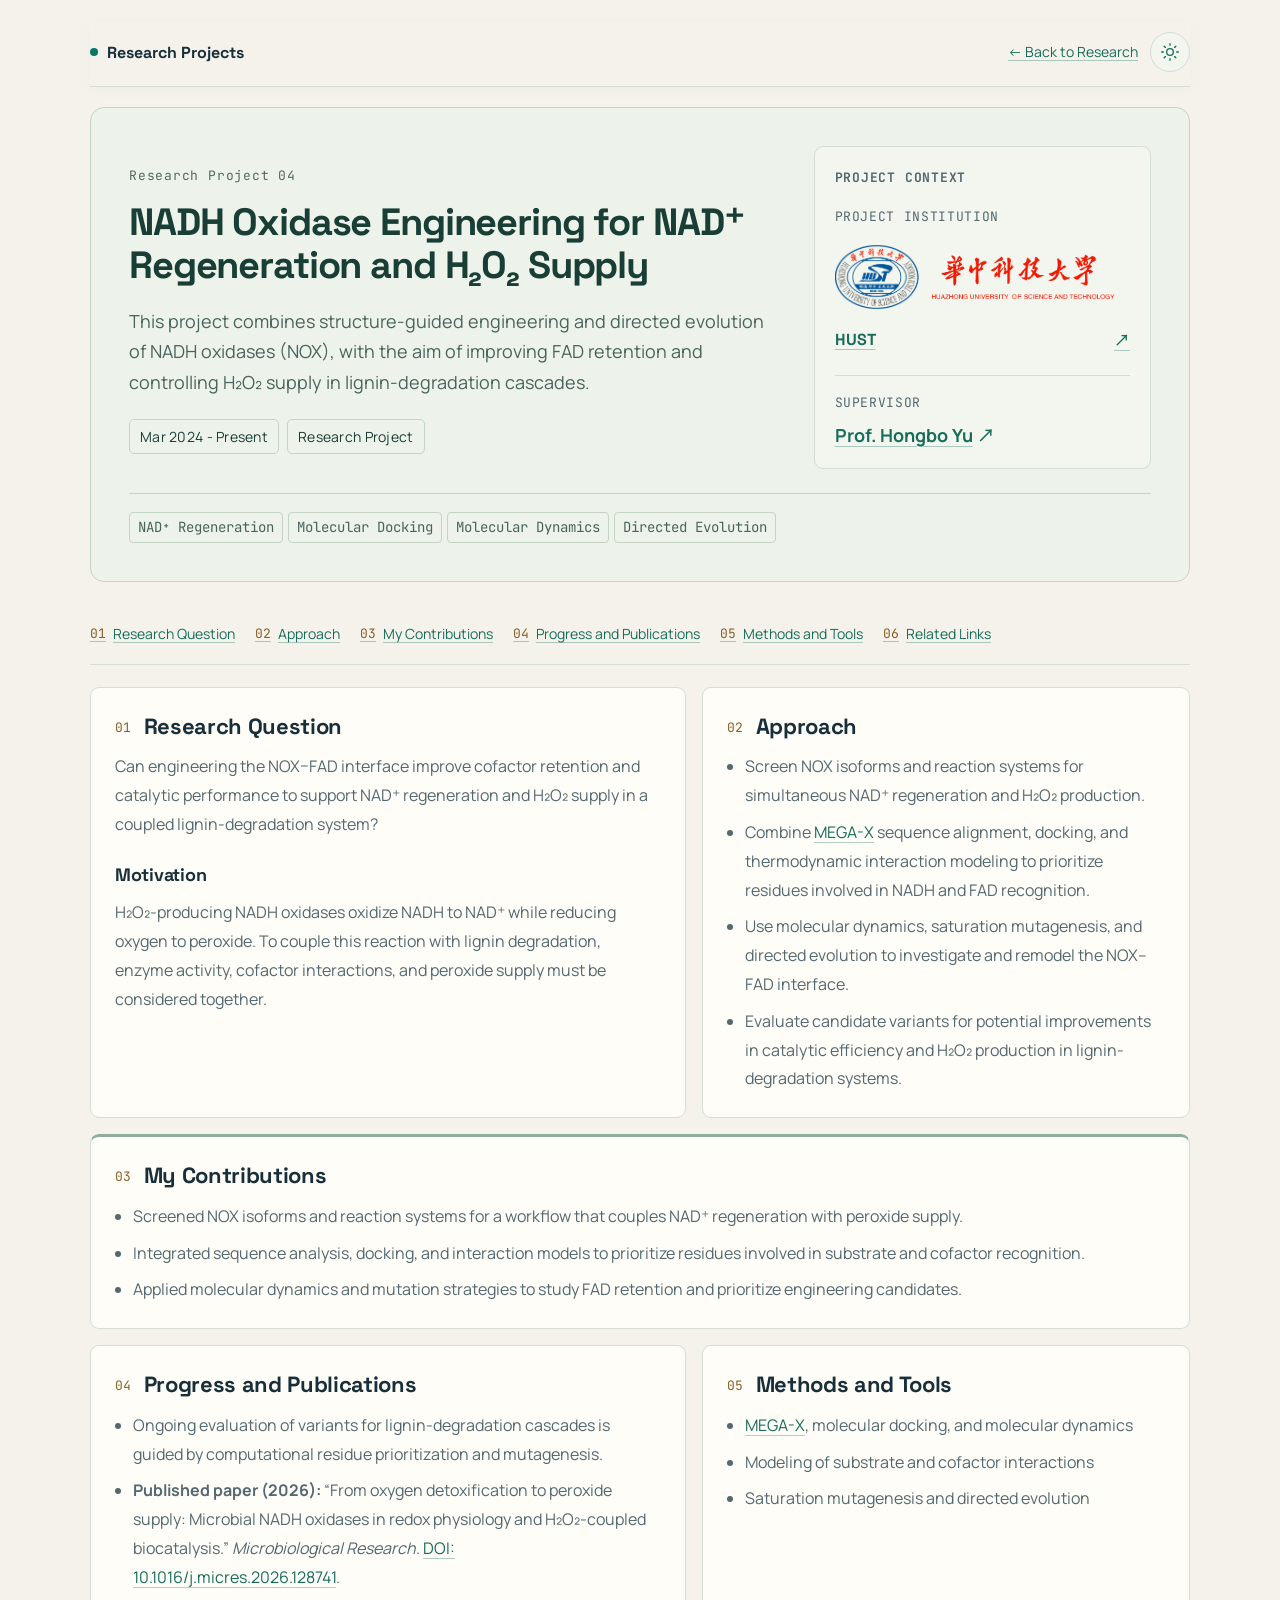
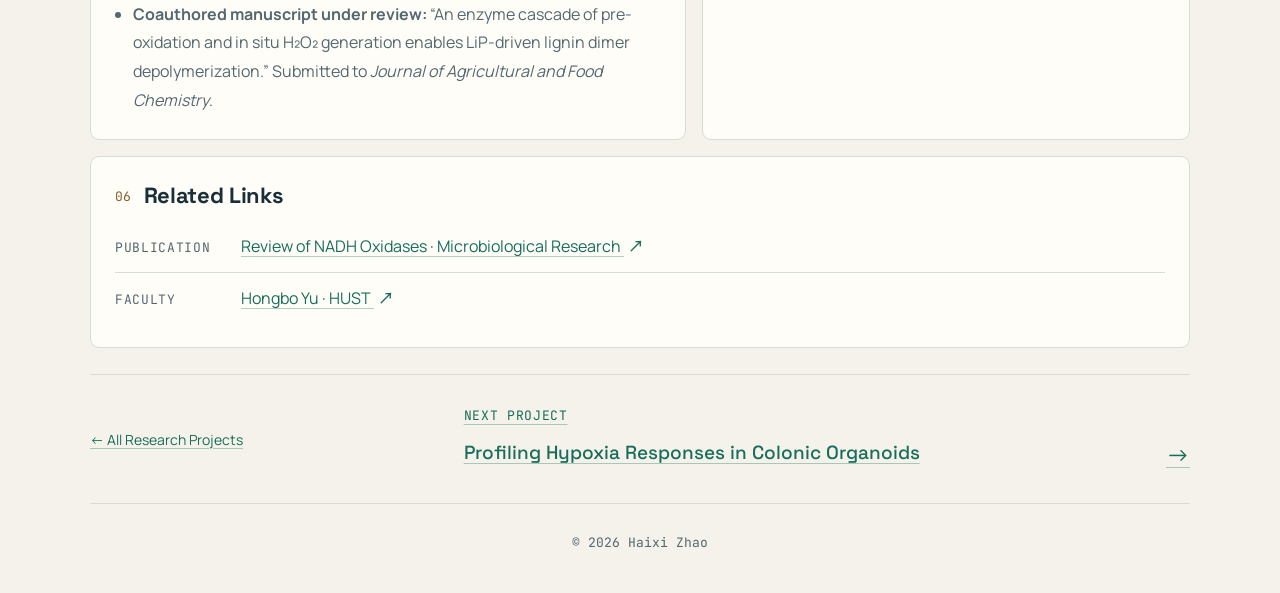
<file: projects/nox-directed-evolution.html>
<!doctype html>
<html lang="en" data-theme="light">
  <head>
    <meta charset="UTF-8" />
    <meta name="viewport" content="width=device-width, initial-scale=1.0" />
    <title>NADH Oxidase Engineering | Haixi Zhao</title>
    <meta name="description" content="Structure-guided engineering of NADH oxidases for NAD+ regeneration and H2O2 supply in lignin degradation, with related publications and ongoing research." />
    <script>(function(){var theme="light";try{var saved=localStorage.getItem("haixi-theme");if(saved==="dark")theme="dark";}catch(e){}document.documentElement.dataset.theme=theme;})();</script>
    <link rel="stylesheet" href="../styles/project.css?v=20261003k" />
  </head>
  <body>
    <main class="project-shell">
      <header class="topbar">
        <div class="logo"><span class="dot"></span>Research Projects</div>
        <div class="header-controls"><a class="backlink" href="../index.html#research">← Back to Research</a><button class="theme-toggle" type="button" data-theme-toggle aria-label="Switch to dark theme" aria-pressed="false" title="Switch to dark theme"><svg data-theme-icon="day" viewBox="0 0 24 24" width="20" height="20" fill="none" stroke="currentColor" stroke-width="1.6" stroke-linecap="round" aria-hidden="true"><circle cx="12" cy="12" r="4"/><path d="M12 2v2m0 16v2M2 12h2m16 0h2M5 5l1.5 1.5m11 11L19 19M5 19l1.5-1.5m11-11L19 5"/></svg><svg data-theme-icon="night" viewBox="0 0 24 24" width="20" height="20" fill="none" stroke="currentColor" stroke-width="1.6" stroke-linecap="round" stroke-linejoin="round" aria-hidden="true"><path d="M20.5 14.4A8.5 8.5 0 0 1 9.6 3.5a8.5 8.5 0 1 0 10.9 10.9Z"/></svg></button></div>
      </header>

      <section class="project-header">
        <div class="project-header-grid">
          <div>
            <p class="kicker">Research Project 04</p>
            <h1 class="project-title">NADH Oxidase Engineering for NAD⁺ Regeneration and H₂O₂ Supply</h1>
            <p class="project-summary">
              This project combines structure-guided engineering and directed evolution of NADH oxidases (NOX), with the aim of improving FAD retention and controlling H₂O₂ supply in lignin-degradation cascades.
            </p>
            <div class="project-meta-row">
              <span class="project-pill">Mar 2024 - Present</span>
              <span class="project-pill">Research Project</span>
            </div>
          </div>
          <aside class="project-academic-card">
            <h2>Project Context</h2>
            <div class="academic-stack">
              <div class="academic-item project-institution">
                <span class="academic-label">Project Institution</span>
                <a class="institution-link" href="https://english.hust.edu.cn/" target="_blank" rel="noreferrer" aria-label="Huazhong University of Science and Technology official website">
                  <svg class="hust-day-lockup brand-light" viewBox="0 0 280 72" width="280" height="72" aria-hidden="true" focusable="false"><svg x="0" y="4" width="84" height="64" viewBox="0 0 712 539" preserveAspectRatio="xMinYMid meet" overflow="hidden"><image href="../assets/institutions/hust-lockup.png" width="1707" height="539"></image></svg><svg x="96" y="4" width="184" height="64" viewBox="735 164 975 244" preserveAspectRatio="xMinYMid meet" overflow="hidden"><image href="../assets/institutions/hust-lockup.png" width="1707" height="539"></image></svg></svg><img class="institution-mark brand-dark" src="../assets/institutions/hust-white.png" alt="" width="400" height="94" />
                  <strong class="institution-name">HUST</strong>
                  <span class="external-arrow" aria-hidden="true">↗</span>
                </a>
              </div>
              <div class="academic-item">
                <span class="academic-label">Supervisor</span>
                <div class="mentor-name">
                  <a href="https://faculty.hust.edu.cn/yuhongbo1/zh_CN/index.htm" target="_blank" rel="noreferrer">Prof. Hongbo Yu<span class="external-arrow" aria-hidden="true">↗</span></a>
                </div>
              </div>
            </div>
          </aside>
        </div>
        <div class="tags">
          <span class="tag">NAD⁺ Regeneration</span>
          <span class="tag">Molecular Docking</span>
          <span class="tag">Molecular Dynamics</span>
          <span class="tag">Directed Evolution</span>
        </div>
      </section>

      <nav class="project-toc" aria-label="Project sections">
        <a href="#question"><span>01</span> Research Question</a>
        <a href="#approach"><span>02</span> Approach</a>
        <a href="#contributions"><span>03</span> My Contributions</a>
        <a href="#progress"><span>04</span> Progress and Publications</a>
        <a href="#tools"><span>05</span> Methods and Tools</a>
        <a href="#project-links"><span>06</span> Related Links</a>
      </nav>

      <section class="project-layout">
        <article class="block" id="question">
          <h2 data-step="01">Research Question</h2>
          <p class="section-lead">
            Can engineering the NOX–FAD interface improve cofactor retention and catalytic performance to support NAD⁺ regeneration and H₂O₂ supply in a coupled lignin-degradation system?
          </p>
          <h2>Motivation</h2>
          <p class="section-lead">
            H₂O₂-producing NADH oxidases oxidize NADH to NAD⁺ while reducing oxygen to peroxide. To couple this reaction with lignin degradation, enzyme activity, cofactor interactions, and peroxide supply must be considered together.
          </p>
        </article>

        <article class="block" id="approach">
          <h2 data-step="02">Approach</h2>
          <ul class="bullets">
            <li>Screen NOX isoforms and reaction systems for simultaneous NAD⁺ regeneration and H₂O₂ production.</li>
            <li>Combine <a href="https://www.megasoftware.net/" target="_blank" rel="noreferrer">MEGA-X</a> sequence alignment, docking, and thermodynamic interaction modeling to prioritize residues involved in NADH and FAD recognition.</li>
            <li>Use molecular dynamics, saturation mutagenesis, and directed evolution to investigate and remodel the NOX–FAD interface.</li>
            <li>Evaluate candidate variants for potential improvements in catalytic efficiency and H₂O₂ production in lignin-degradation systems.</li>
          </ul>
        </article>

        <article class="block block-contributions" id="contributions">
          <h2 data-step="03">My Contributions</h2>
          <ul class="bullets">
            <li>Screened NOX isoforms and reaction systems for a workflow that couples NAD⁺ regeneration with peroxide supply.</li>
            <li>Integrated sequence analysis, docking, and interaction models to prioritize residues involved in substrate and cofactor recognition.</li>
            <li>Applied molecular dynamics and mutation strategies to study FAD retention and prioritize engineering candidates.</li>
          </ul>
        </article>

        <article class="block" id="progress">
          <h2 data-step="04">Progress and Publications</h2>
          <ul class="bullets">
            <li>Ongoing evaluation of variants for lignin-degradation cascades is guided by computational residue prioritization and mutagenesis.</li>
            <li><strong>Published paper (2026):</strong> “From oxygen detoxification to peroxide supply: Microbial NADH oxidases in redox physiology and H₂O₂-coupled biocatalysis.” <em>Microbiological Research</em>. <a href="https://doi.org/10.1016/j.micres.2026.128741" target="_blank" rel="noreferrer">DOI: 10.1016/j.micres.2026.128741</a>.</li>
            <li><strong>Coauthored manuscript under review:</strong> “An enzyme cascade of pre-oxidation and in situ H₂O₂ generation enables LiP-driven lignin dimer depolymerization.” Submitted to <em>Journal of Agricultural and Food Chemistry</em>.</li>
          </ul>
        </article>

        <article class="block" id="tools">
          <h2 data-step="05">Methods and Tools</h2>
          <ul class="bullets">
            <li><a href="https://www.megasoftware.net/" target="_blank" rel="noreferrer">MEGA-X</a>, molecular docking, and molecular dynamics</li>
            <li>Modeling of substrate and cofactor interactions</li>
            <li>Saturation mutagenesis and directed evolution</li>
          </ul>
        </article>
      </section>

      <section class="project-resources block" id="project-links">
        <h2 data-step="06">Related Links</h2>
        <ul class="resource-list">
          <li><span class="resource-type">Publication</span><a href="https://doi.org/10.1016/j.micres.2026.128741" target="_blank" rel="noreferrer">Review of NADH Oxidases · Microbiological Research <span class="external-arrow" aria-hidden="true">↗</span></a></li>
          <li><span class="resource-type">Faculty</span><a href="https://faculty.hust.edu.cn/yuhongbo1/zh_CN/index.htm" target="_blank" rel="noreferrer">Hongbo Yu · HUST <span class="external-arrow" aria-hidden="true">↗</span></a></li>
        </ul>
      </section>

      <nav class="project-navigation" aria-label="Continue exploring research">
        <a class="project-nav-back" href="../index.html#research">← All Research Projects</a>
        <a class="project-next" href="hypoxia-organoids.html">
          <span class="next-label">Next Project</span>
          <strong>Profiling Hypoxia Responses in Colonic Organoids</strong>
          <span class="next-arrow" aria-hidden="true">→</span>
        </a>
      </nav>

      <footer class="footer">© <span id="year"></span> Haixi Zhao</footer>
    </main>
    <script src="../scripts/main.js?v=20261003h"></script>
  </body>
</html>
</file>
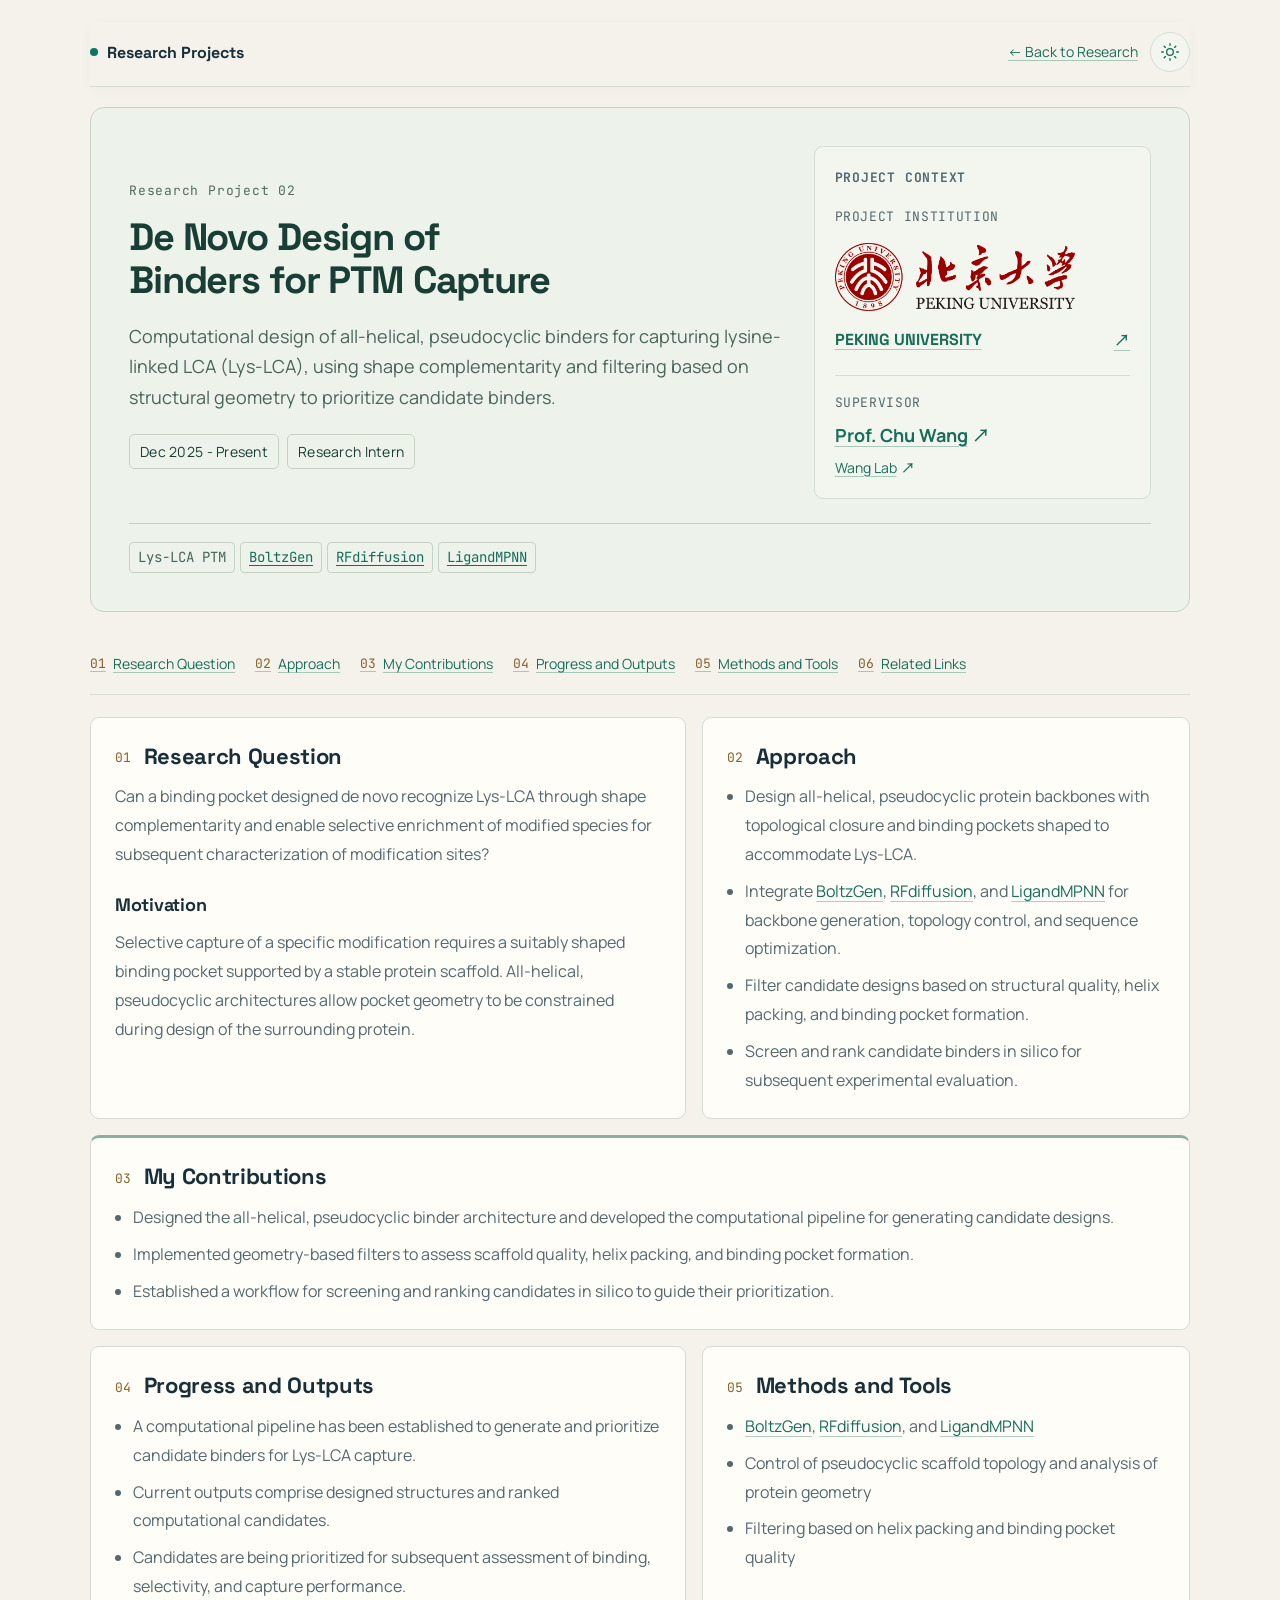
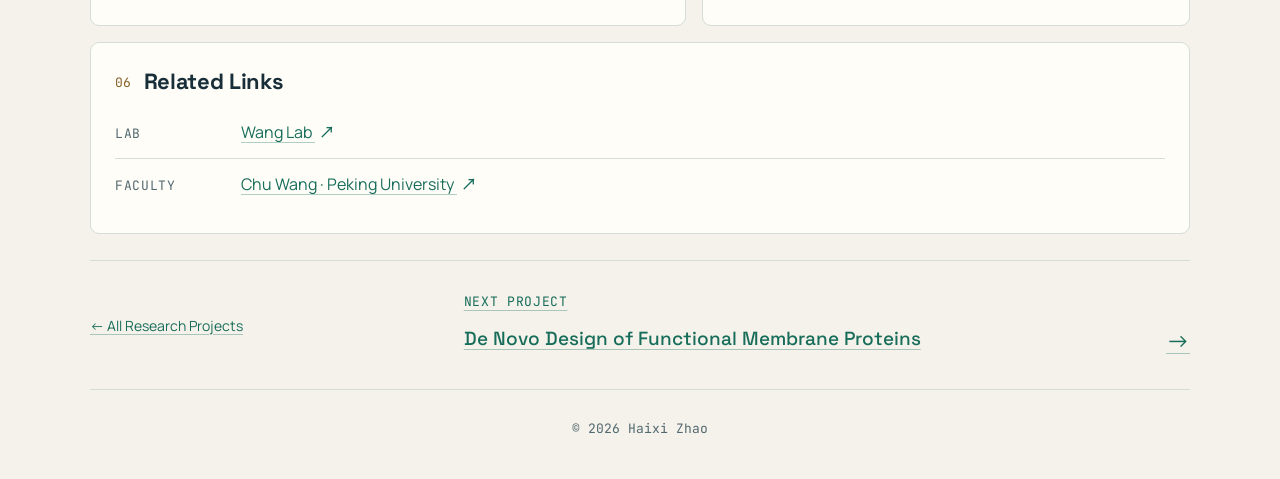
<file: projects/ptm-capture-binders.html>
<!doctype html>
<html lang="en" data-theme="light">
  <head>
    <meta charset="UTF-8" />
    <meta name="viewport" content="width=device-width, initial-scale=1.0" />
    <title>Binder Design for PTM Capture | Haixi Zhao</title>
    <meta name="description" content="Computational design of all-helical, pseudocyclic binders for capturing lysine-linked LCA, with control of scaffold topology and filtering based on structural geometry." />
    <script>(function(){var theme="light";try{var saved=localStorage.getItem("haixi-theme");if(saved==="dark")theme="dark";}catch(e){}document.documentElement.dataset.theme=theme;})();</script>
    <link rel="stylesheet" href="../styles/project.css?v=20261003k" />
  </head>
  <body>
    <main class="project-shell">
      <header class="topbar">
        <div class="logo"><span class="dot"></span>Research Projects</div>
        <div class="header-controls"><a class="backlink" href="../index.html#research">← Back to Research</a><button class="theme-toggle" type="button" data-theme-toggle aria-label="Switch to dark theme" aria-pressed="false" title="Switch to dark theme"><svg data-theme-icon="day" viewBox="0 0 24 24" width="20" height="20" fill="none" stroke="currentColor" stroke-width="1.6" stroke-linecap="round" aria-hidden="true"><circle cx="12" cy="12" r="4"/><path d="M12 2v2m0 16v2M2 12h2m16 0h2M5 5l1.5 1.5m11 11L19 19M5 19l1.5-1.5m11-11L19 5"/></svg><svg data-theme-icon="night" viewBox="0 0 24 24" width="20" height="20" fill="none" stroke="currentColor" stroke-width="1.6" stroke-linecap="round" stroke-linejoin="round" aria-hidden="true"><path d="M20.5 14.4A8.5 8.5 0 0 1 9.6 3.5a8.5 8.5 0 1 0 10.9 10.9Z"/></svg></button></div>
      </header>

      <section class="project-header">
        <div class="project-header-grid">
          <div>
            <p class="kicker">Research Project 02</p>
            <h1 class="project-title">De Novo Design of Binders for PTM Capture</h1>
            <p class="project-summary">
              Computational design of all-helical, pseudocyclic binders for capturing lysine-linked LCA (Lys-LCA), using shape complementarity and filtering based on structural geometry to prioritize candidate binders.
            </p>
            <div class="project-meta-row">
              <span class="project-pill">Dec 2025 - Present</span>
              <span class="project-pill">Research Intern</span>
            </div>
          </div>
          <aside class="project-academic-card">
            <h2>Project Context</h2>
            <div class="academic-stack">
              <div class="academic-item project-institution">
                <span class="academic-label">Project Institution</span>
                <a class="institution-link" href="https://www.pku.edu.cn/" target="_blank" rel="noreferrer" aria-label="Peking University official website">
                  <img class="institution-mark brand-light" src="../assets/institutions/pku-lockup.png" alt="" width="1702" height="479" /><img class="institution-mark brand-dark" src="../assets/institutions/pku-lockup-white.png" alt="" width="852" height="240" />
                  <strong class="institution-name">PEKING UNIVERSITY</strong>
                  <span class="external-arrow" aria-hidden="true">↗</span>
                </a>
              </div>
              <div class="academic-item">
                <span class="academic-label">Supervisor</span>
                <div class="mentor-name">
                  <a href="https://www.chem.pku.edu.cn/en/People/AcademicStaff/8310542166dd4e9c813de9d48f766e13.htm" target="_blank" rel="noreferrer">Prof. Chu Wang<span class="external-arrow" aria-hidden="true">↗</span></a>
                </div>
                <p class="lab-link"><a href="https://www.chem.pku.edu.cn/wangchulab/" target="_blank" rel="noreferrer">Wang Lab<span class="external-arrow" aria-hidden="true">↗</span></a></p>
              </div>
            </div>
          </aside>
        </div>
        <div class="tags">
          <span class="tag">Lys-LCA PTM</span>
          <a class="tag" href="https://github.com/HannesStark/boltzgen" target="_blank" rel="noreferrer">BoltzGen</a>
          <a class="tag" href="https://github.com/RosettaCommons/RFdiffusion" target="_blank" rel="noreferrer">RFdiffusion</a>
          <a class="tag" href="https://github.com/dauparas/LigandMPNN" target="_blank" rel="noreferrer">LigandMPNN</a>
        </div>
      </section>

      <nav class="project-toc" aria-label="Project sections">
        <a href="#question"><span>01</span> Research Question</a>
        <a href="#approach"><span>02</span> Approach</a>
        <a href="#contributions"><span>03</span> My Contributions</a>
        <a href="#progress"><span>04</span> Progress and Outputs</a>
        <a href="#tools"><span>05</span> Methods and Tools</a>
        <a href="#project-links"><span>06</span> Related Links</a>
      </nav>

      <section class="project-layout">
        <article class="block" id="question">
          <h2 data-step="01">Research Question</h2>
          <p class="section-lead">
            Can a binding pocket designed de novo recognize Lys-LCA through shape complementarity and enable selective enrichment of modified species for subsequent characterization of modification sites?
          </p>
          <h2>Motivation</h2>
          <p class="section-lead">
            Selective capture of a specific modification requires a suitably shaped binding pocket supported by a stable protein scaffold. All-helical, pseudocyclic architectures allow pocket geometry to be constrained during design of the surrounding protein.
          </p>
        </article>

        <article class="block" id="approach">
          <h2 data-step="02">Approach</h2>
          <ul class="bullets">
            <li>Design all-helical, pseudocyclic protein backbones with topological closure and binding pockets shaped to accommodate Lys-LCA.</li>
            <li>Integrate <a href="https://github.com/HannesStark/boltzgen" target="_blank" rel="noreferrer">BoltzGen</a>, <a href="https://github.com/RosettaCommons/RFdiffusion" target="_blank" rel="noreferrer">RFdiffusion</a>, and <a href="https://github.com/dauparas/LigandMPNN" target="_blank" rel="noreferrer">LigandMPNN</a> for backbone generation, topology control, and sequence optimization.</li>
            <li>Filter candidate designs based on structural quality, helix packing, and binding pocket formation.</li>
            <li>Screen and rank candidate binders in silico for subsequent experimental evaluation.</li>
          </ul>
        </article>

        <article class="block block-contributions" id="contributions">
          <h2 data-step="03">My Contributions</h2>
          <ul class="bullets">
            <li>Designed the all-helical, pseudocyclic binder architecture and developed the computational pipeline for generating candidate designs.</li>
            <li>Implemented geometry-based filters to assess scaffold quality, helix packing, and binding pocket formation.</li>
            <li>Established a workflow for screening and ranking candidates in silico to guide their prioritization.</li>
          </ul>
        </article>

        <article class="block" id="progress">
          <h2 data-step="04">Progress and Outputs</h2>
          <ul class="bullets">
            <li>A computational pipeline has been established to generate and prioritize candidate binders for Lys-LCA capture.</li>
            <li>Current outputs comprise designed structures and ranked computational candidates.</li>
            <li>Candidates are being prioritized for subsequent assessment of binding, selectivity, and capture performance.</li>
          </ul>
        </article>

        <article class="block" id="tools">
          <h2 data-step="05">Methods and Tools</h2>
          <ul class="bullets">
            <li><a href="https://github.com/HannesStark/boltzgen" target="_blank" rel="noreferrer">BoltzGen</a>, <a href="https://github.com/RosettaCommons/RFdiffusion" target="_blank" rel="noreferrer">RFdiffusion</a>, and <a href="https://github.com/dauparas/LigandMPNN" target="_blank" rel="noreferrer">LigandMPNN</a></li>
            <li>Control of pseudocyclic scaffold topology and analysis of protein geometry</li>
            <li>Filtering based on helix packing and binding pocket quality</li>
          </ul>
        </article>
      </section>

      <section class="project-resources block" id="project-links">
        <h2 data-step="06">Related Links</h2>
        <ul class="resource-list">
          <li><span class="resource-type">Lab</span><a href="https://www.chem.pku.edu.cn/wangchulab/" target="_blank" rel="noreferrer">Wang Lab <span class="external-arrow" aria-hidden="true">↗</span></a></li>
          <li><span class="resource-type">Faculty</span><a href="https://www.chem.pku.edu.cn/en/People/AcademicStaff/8310542166dd4e9c813de9d48f766e13.htm" target="_blank" rel="noreferrer">Chu Wang · Peking University <span class="external-arrow" aria-hidden="true">↗</span></a></li>
        </ul>
      </section>

      <nav class="project-navigation" aria-label="Continue exploring research">
        <a class="project-nav-back" href="../index.html#research">← All Research Projects</a>
        <a class="project-next" href="membrane-protein-design.html">
          <span class="next-label">Next Project</span>
          <strong>De Novo Design of Functional Membrane Proteins</strong>
          <span class="next-arrow" aria-hidden="true">→</span>
        </a>
      </nav>

      <footer class="footer">© <span id="year"></span> Haixi Zhao</footer>
    </main>
    <script src="../scripts/main.js?v=20261003h"></script>
  </body>
</html>
</file>
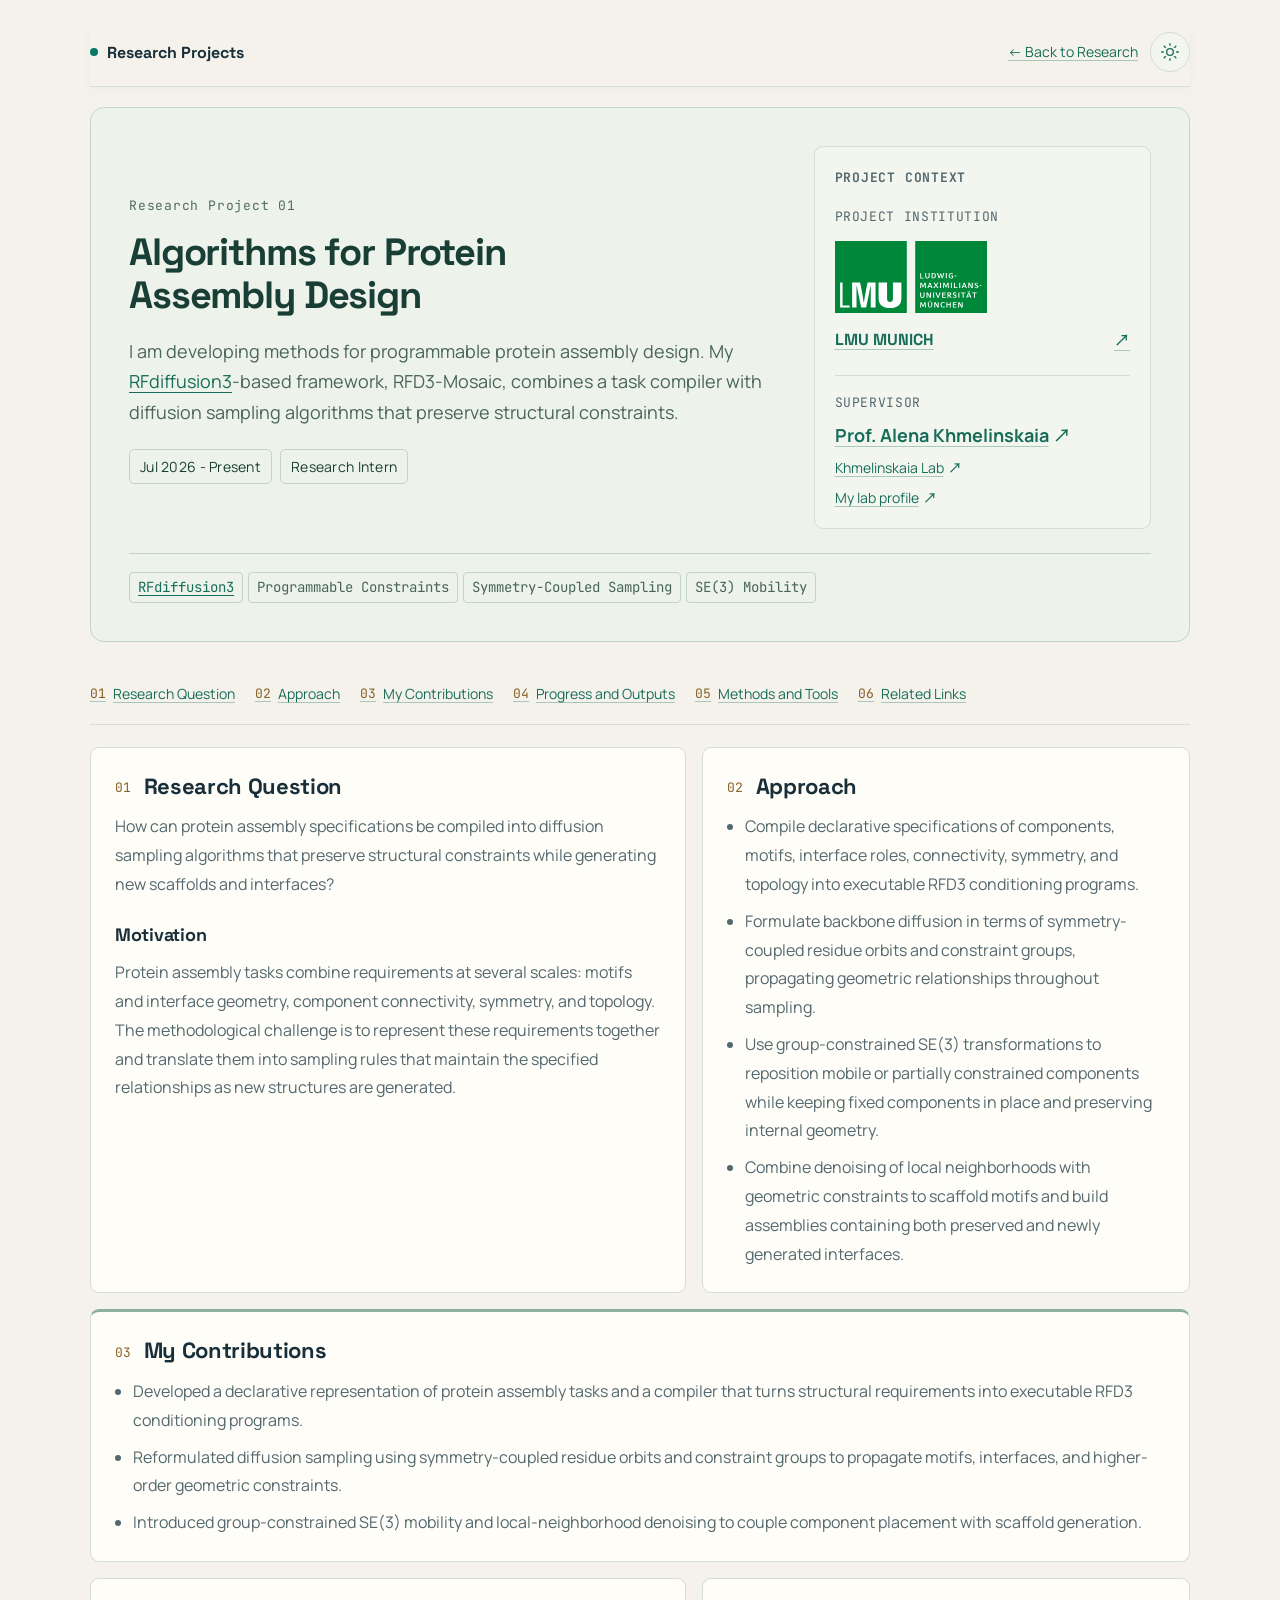
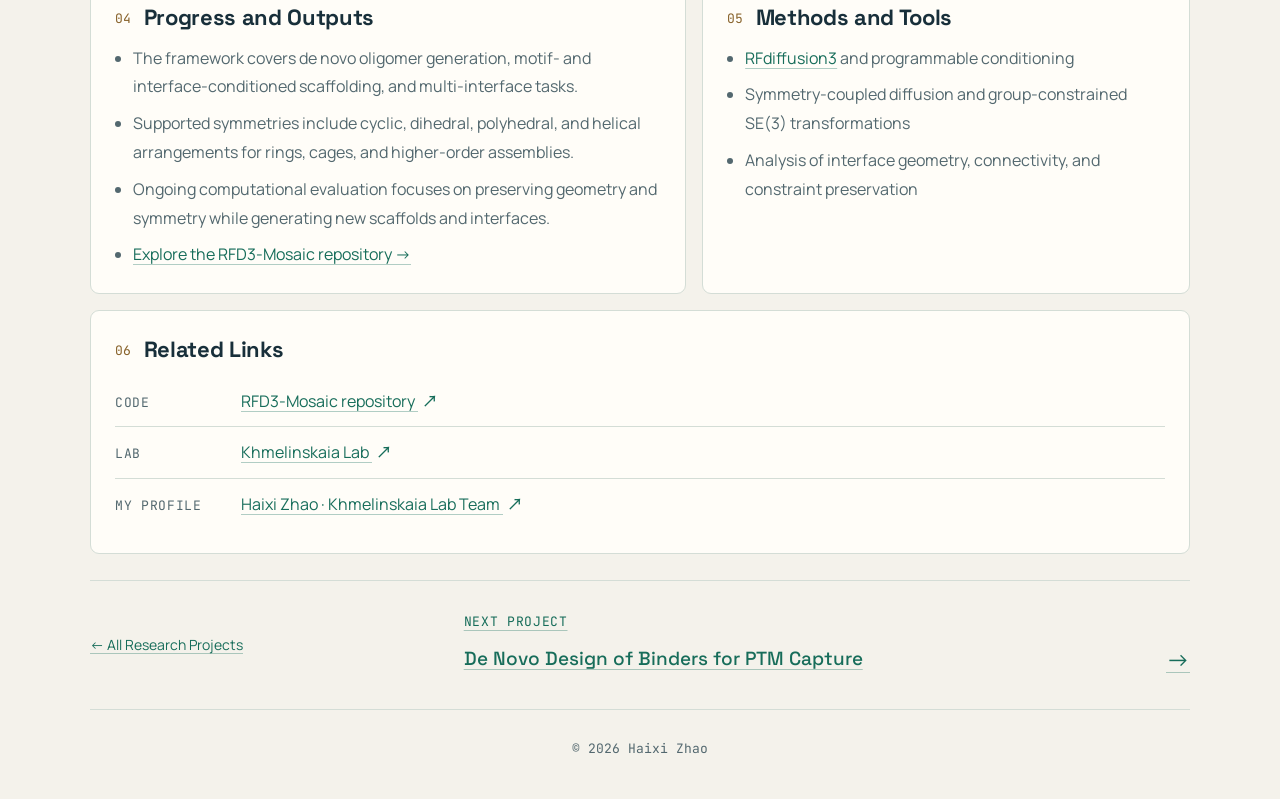
<file: projects/rfd3-symmetric-assemblies.html>
<!doctype html>
<html lang="en" data-theme="light">
  <head>
    <meta charset="UTF-8" />
    <meta name="viewport" content="width=device-width, initial-scale=1.0" />
    <title>Protein Assembly Design Algorithms | Haixi Zhao</title>
    <meta name="description" content="Algorithm development for programmable protein assembly design: task representation, compilation, and constraint-preserving diffusion sampling with RFdiffusion3." />
    <script>(function(){var theme="light";try{var saved=localStorage.getItem("haixi-theme");if(saved==="dark")theme="dark";}catch(e){}document.documentElement.dataset.theme=theme;})();</script>
    <link rel="stylesheet" href="../styles/project.css?v=20261003k" />
  </head>
  <body>
    <main class="project-shell">
      <header class="topbar">
        <div class="logo"><span class="dot"></span>Research Projects</div>
        <div class="header-controls"><a class="backlink" href="../index.html#research">← Back to Research</a><button class="theme-toggle" type="button" data-theme-toggle aria-label="Switch to dark theme" aria-pressed="false" title="Switch to dark theme"><svg data-theme-icon="day" viewBox="0 0 24 24" width="20" height="20" fill="none" stroke="currentColor" stroke-width="1.6" stroke-linecap="round" aria-hidden="true"><circle cx="12" cy="12" r="4"/><path d="M12 2v2m0 16v2M2 12h2m16 0h2M5 5l1.5 1.5m11 11L19 19M5 19l1.5-1.5m11-11L19 5"/></svg><svg data-theme-icon="night" viewBox="0 0 24 24" width="20" height="20" fill="none" stroke="currentColor" stroke-width="1.6" stroke-linecap="round" stroke-linejoin="round" aria-hidden="true"><path d="M20.5 14.4A8.5 8.5 0 0 1 9.6 3.5a8.5 8.5 0 1 0 10.9 10.9Z"/></svg></button></div>
      </header>

      <section class="project-header">
        <div class="project-header-grid">
          <div>
            <p class="kicker">Research Project 01</p>
            <h1 class="project-title">Algorithms for Protein Assembly Design</h1>
            <p class="project-summary">
              I am developing methods for programmable protein assembly design. My <a href="https://github.com/RosettaCommons/foundry/blob/production/models/rfd3/README.md" target="_blank" rel="noreferrer">RFdiffusion3</a>-based framework, RFD3-Mosaic, combines a task compiler with diffusion sampling algorithms that preserve structural constraints.
            </p>
            <div class="project-meta-row">
              <span class="project-pill">Jul 2026 - Present</span>
              <span class="project-pill">Research Intern</span>
            </div>
          </div>
          <aside class="project-academic-card">
            <h2>Project Context</h2>
            <div class="academic-stack">
              <div class="academic-item project-institution">
                <span class="academic-label">Project Institution</span>
                <a class="institution-link" href="https://www.lmu.de/en/" target="_blank" rel="noreferrer" aria-label="LMU Munich official website">
                  <img class="institution-mark" src="../assets/institutions/lmu.svg" alt="" width="362" height="171" />
                  <strong class="institution-name">LMU MUNICH</strong>
                  <span class="external-arrow" aria-hidden="true">↗</span>
                </a>
              </div>
              <div class="academic-item">
                <span class="academic-label">Supervisor</span>
                <div class="mentor-name">
                  <a href="https://khmelinskaia.cup.uni-muenchen.de/ourteam/khmelinskaia/" target="_blank" rel="noreferrer">Prof. Alena Khmelinskaia<span class="external-arrow" aria-hidden="true">↗</span></a>
                </div>
                <p class="lab-link"><a href="https://khmelinskaia.cup.uni-muenchen.de/" target="_blank" rel="noreferrer">Khmelinskaia Lab<span class="external-arrow" aria-hidden="true">↗</span></a></p>
                <p class="lab-link"><a href="https://khmelinskaia.cup.uni-muenchen.de/ourteam/" target="_blank" rel="noreferrer">My lab profile<span class="external-arrow" aria-hidden="true">↗</span></a></p>
              </div>
            </div>
          </aside>
        </div>
        <div class="tags">
          <a class="tag" href="https://github.com/RosettaCommons/foundry/blob/production/models/rfd3/README.md" target="_blank" rel="noreferrer">RFdiffusion3</a>
          <span class="tag">Programmable Constraints</span>
          <span class="tag">Symmetry-Coupled Sampling</span>
          <span class="tag">SE(3) Mobility</span>
        </div>
      </section>

      <nav class="project-toc" aria-label="Project sections">
        <a href="#question"><span>01</span> Research Question</a>
        <a href="#approach"><span>02</span> Approach</a>
        <a href="#contributions"><span>03</span> My Contributions</a>
        <a href="#progress"><span>04</span> Progress and Outputs</a>
        <a href="#tools"><span>05</span> Methods and Tools</a>
        <a href="#project-links"><span>06</span> Related Links</a>
      </nav>

      <section class="project-layout">
        <article class="block" id="question">
          <h2 data-step="01">Research Question</h2>
          <p class="section-lead">
            How can protein assembly specifications be compiled into diffusion sampling algorithms that preserve structural constraints while generating new scaffolds and interfaces?
          </p>
          <h2>Motivation</h2>
          <p class="section-lead">
            Protein assembly tasks combine requirements at several scales: motifs and interface geometry, component connectivity, symmetry, and topology. The methodological challenge is to represent these requirements together and translate them into sampling rules that maintain the specified relationships as new structures are generated.
          </p>
        </article>

        <article class="block" id="approach">
          <h2 data-step="02">Approach</h2>
          <ul class="bullets">
            <li>Compile declarative specifications of components, motifs, interface roles, connectivity, symmetry, and topology into executable RFD3 conditioning programs.</li>
            <li>Formulate backbone diffusion in terms of symmetry-coupled residue orbits and constraint groups, propagating geometric relationships throughout sampling.</li>
            <li>Use group-constrained SE(3) transformations to reposition mobile or partially constrained components while keeping fixed components in place and preserving internal geometry.</li>
            <li>Combine denoising of local neighborhoods with geometric constraints to scaffold motifs and build assemblies containing both preserved and newly generated interfaces.</li>
          </ul>
        </article>

        <article class="block block-contributions" id="contributions">
          <h2 data-step="03">My Contributions</h2>
          <ul class="bullets">
            <li>Developed a declarative representation of protein assembly tasks and a compiler that turns structural requirements into executable RFD3 conditioning programs.</li>
            <li>Reformulated diffusion sampling using symmetry-coupled residue orbits and constraint groups to propagate motifs, interfaces, and higher-order geometric constraints.</li>
            <li>Introduced group-constrained SE(3) mobility and local-neighborhood denoising to couple component placement with scaffold generation.</li>
          </ul>
        </article>

        <article class="block" id="progress">
          <h2 data-step="04">Progress and Outputs</h2>
          <ul class="bullets">
            <li>The framework covers de novo oligomer generation, motif- and interface-conditioned scaffolding, and multi-interface tasks.</li>
            <li>Supported symmetries include cyclic, dihedral, polyhedral, and helical arrangements for rings, cages, and higher-order assemblies.</li>
            <li>Ongoing computational evaluation focuses on preserving geometry and symmetry while generating new scaffolds and interfaces.</li>
            <li><a href="https://github.com/zhaohaixi2005-a11y/rfd3-mosaic" target="_blank" rel="noreferrer">Explore the RFD3-Mosaic repository →</a></li>
          </ul>
        </article>

        <article class="block" id="tools">
          <h2 data-step="05">Methods and Tools</h2>
          <ul class="bullets">
            <li><a href="https://github.com/RosettaCommons/foundry/blob/production/models/rfd3/README.md" target="_blank" rel="noreferrer">RFdiffusion3</a> and programmable conditioning</li>
            <li>Symmetry-coupled diffusion and group-constrained SE(3) transformations</li>
            <li>Analysis of interface geometry, connectivity, and constraint preservation</li>
          </ul>
        </article>
      </section>

      <section class="project-resources block" id="project-links">
        <h2 data-step="06">Related Links</h2>
        <ul class="resource-list">
          <li><span class="resource-type">Code</span><a href="https://github.com/zhaohaixi2005-a11y/rfd3-mosaic" target="_blank" rel="noreferrer">RFD3-Mosaic repository <span class="external-arrow" aria-hidden="true">↗</span></a></li>
          <li><span class="resource-type">Lab</span><a href="https://khmelinskaia.cup.uni-muenchen.de/" target="_blank" rel="noreferrer">Khmelinskaia Lab <span class="external-arrow" aria-hidden="true">↗</span></a></li>
          <li><span class="resource-type">My Profile</span><a href="https://khmelinskaia.cup.uni-muenchen.de/ourteam/" target="_blank" rel="noreferrer">Haixi Zhao · Khmelinskaia Lab Team <span class="external-arrow" aria-hidden="true">↗</span></a></li>
        </ul>
      </section>

      <nav class="project-navigation" aria-label="Continue exploring research">
        <a class="project-nav-back" href="../index.html#research">← All Research Projects</a>
        <a class="project-next" href="ptm-capture-binders.html">
          <span class="next-label">Next Project</span>
          <strong>De Novo Design of Binders for PTM Capture</strong>
          <span class="next-arrow" aria-hidden="true">→</span>
        </a>
      </nav>

      <footer class="footer">© <span id="year"></span> Haixi Zhao</footer>
    </main>
    <script src="../scripts/main.js?v=20261003h"></script>
  </body>
</html>
</file>
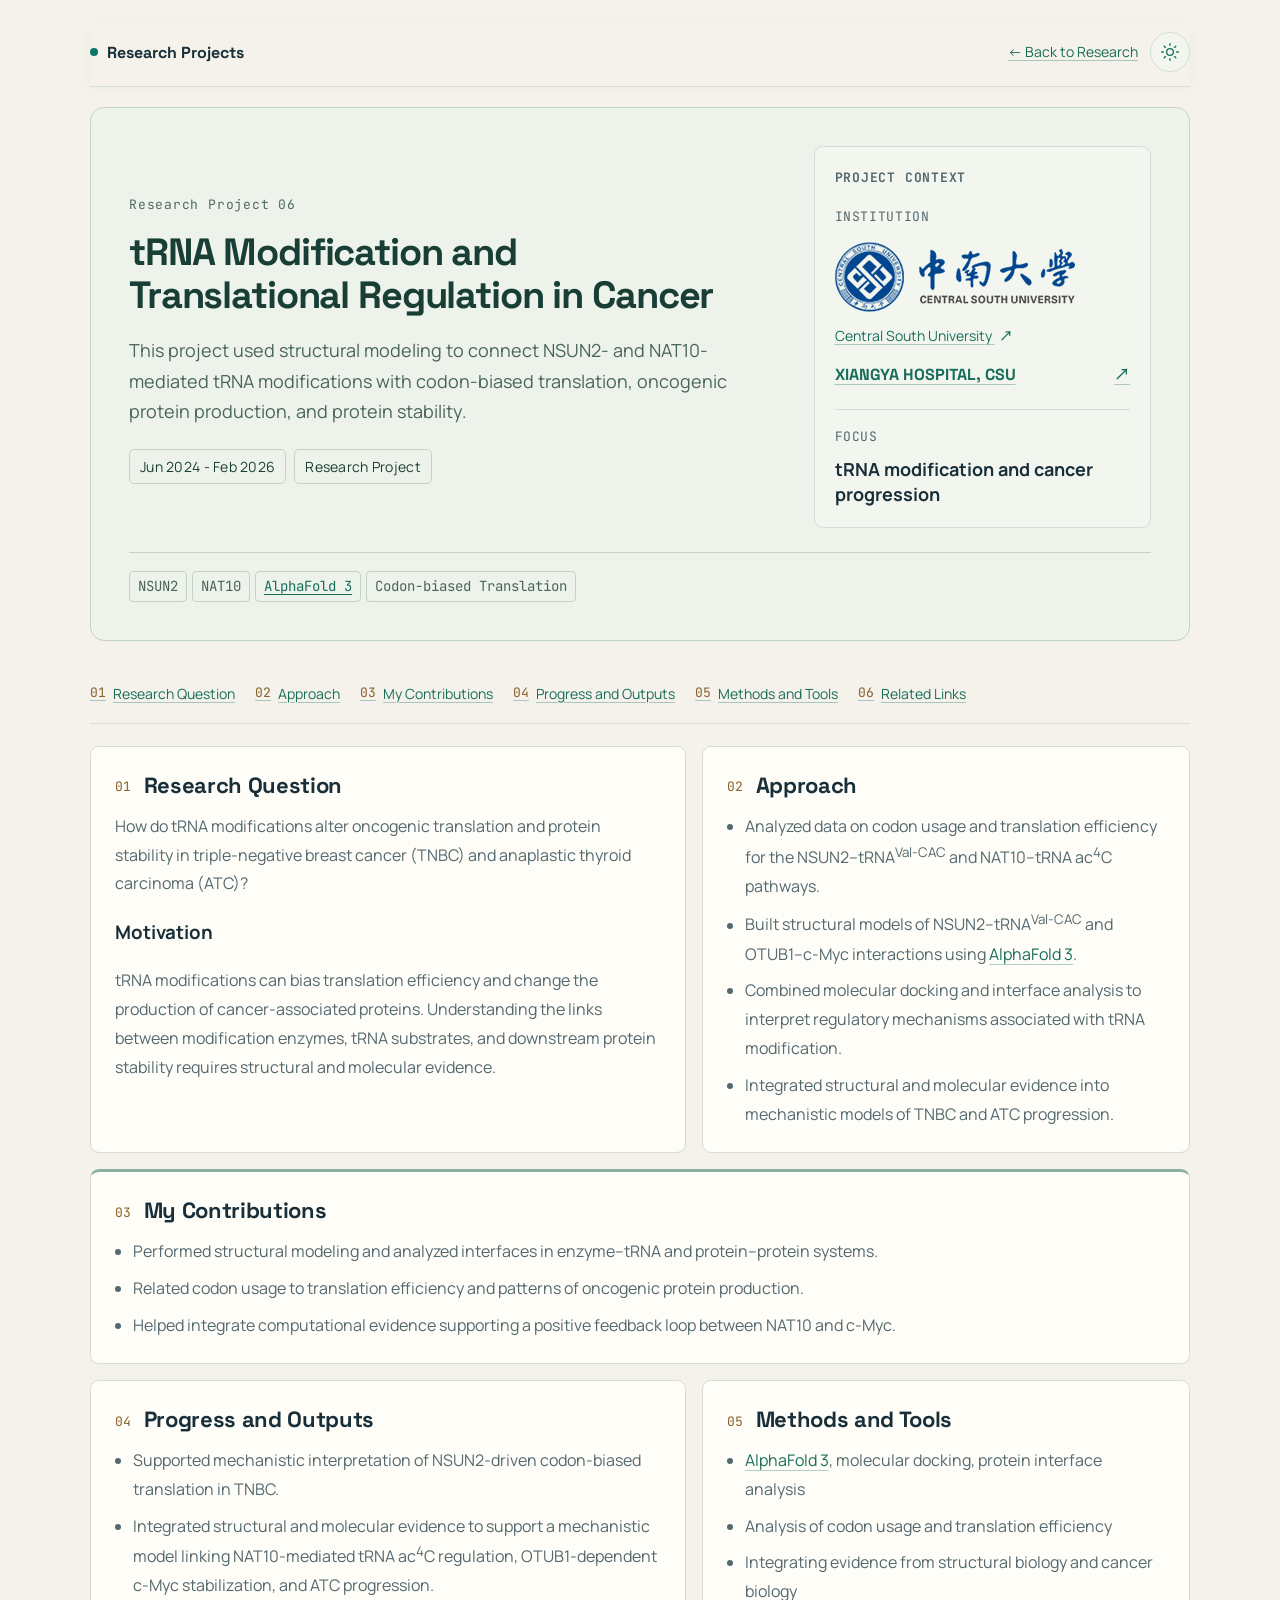
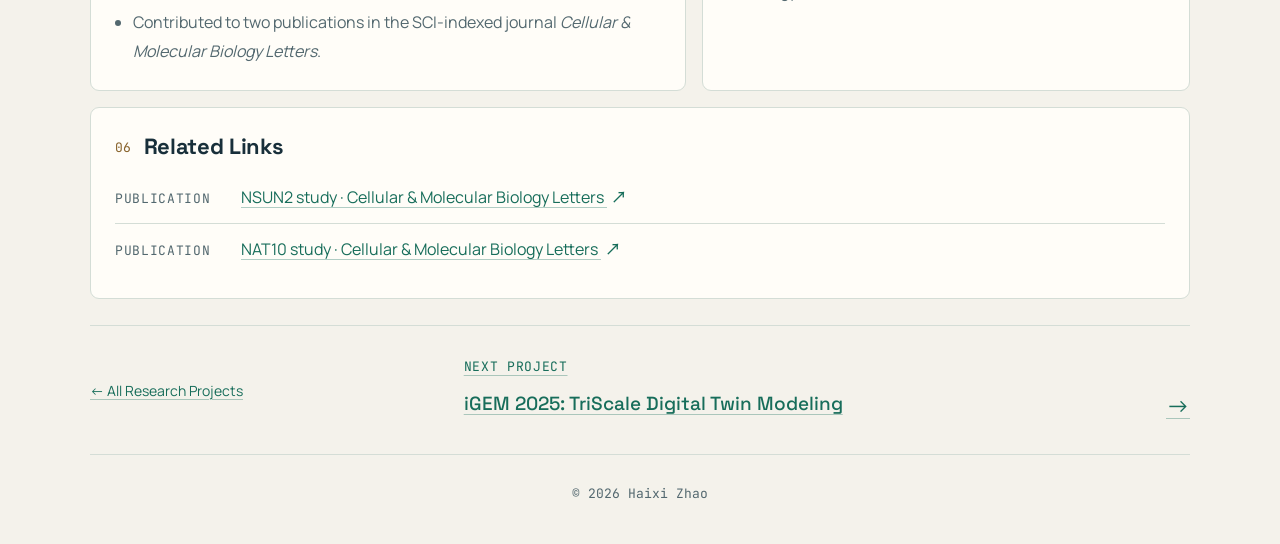
<file: projects/trna-cancer-translation.html>
<!doctype html>
<html lang="en" data-theme="light">
  <head>
    <meta charset="UTF-8" />
    <meta name="viewport" content="width=device-width, initial-scale=1.0" />
    <title>tRNA Modification in Cancer | Haixi Zhao</title>
    <script>(function(){var theme="light";try{var saved=localStorage.getItem("haixi-theme");if(saved==="dark")theme="dark";}catch(e){}document.documentElement.dataset.theme=theme;})();</script>
    <link rel="stylesheet" href="../styles/project.css?v=20261003k" />
  </head>
  <body>
    <main class="project-shell">
      <header class="topbar">
        <div class="logo"><span class="dot"></span>Research Projects</div>
        <div class="header-controls"><a class="backlink" href="../index.html#research">← Back to Research</a><button class="theme-toggle" type="button" data-theme-toggle aria-label="Switch to dark theme" aria-pressed="false" title="Switch to dark theme"><svg data-theme-icon="day" viewBox="0 0 24 24" width="20" height="20" fill="none" stroke="currentColor" stroke-width="1.6" stroke-linecap="round" aria-hidden="true"><circle cx="12" cy="12" r="4"/><path d="M12 2v2m0 16v2M2 12h2m16 0h2M5 5l1.5 1.5m11 11L19 19M5 19l1.5-1.5m11-11L19 5"/></svg><svg data-theme-icon="night" viewBox="0 0 24 24" width="20" height="20" fill="none" stroke="currentColor" stroke-width="1.6" stroke-linecap="round" stroke-linejoin="round" aria-hidden="true"><path d="M20.5 14.4A8.5 8.5 0 0 1 9.6 3.5a8.5 8.5 0 1 0 10.9 10.9Z"/></svg></button></div>
      </header>

      <section class="project-header">
        <div class="project-header-grid">
          <div>
            <p class="kicker">Research Project 06</p>
            <h1 class="project-title">tRNA Modification and Translational Regulation in Cancer</h1>
            <p class="project-summary">
              This project used structural modeling to connect NSUN2- and NAT10-mediated tRNA modifications with codon-biased translation, oncogenic protein production, and protein stability.
            </p>
            <div class="project-meta-row">
              <span class="project-pill">Jun 2024 - Feb 2026</span>
              <span class="project-pill">Research Project</span>
            </div>
          </div>
          <aside class="project-academic-card">
            <h2>Project Context</h2>
            <div class="academic-stack">
              <div class="academic-item project-institution">
                <span class="academic-label">Institution</span>
                <a class="institution-parent" href="https://en.csu.edu.cn/" target="_blank" rel="noreferrer" aria-label="Central South University official website">
                  <img class="institution-mark brand-light" src="../assets/institutions/csu.png" alt="" width="240" height="70" /><img class="institution-mark brand-dark" src="../assets/institutions/csu-white.png" alt="" width="285" height="85" />
                  <span>Central South University <span class="external-arrow" aria-hidden="true">↗</span></span>
                </a>
                <a class="institution-link" href="https://www.xiangya.com.cn/en/" target="_blank" rel="noreferrer" aria-label="Xiangya Hospital, Central South University official website">
                  <strong class="institution-name">XIANGYA HOSPITAL, CSU</strong>
                  <span class="external-arrow" aria-hidden="true">↗</span>
                </a>
              </div>
              <div class="academic-item">
                <span class="academic-label">Focus</span>
                <div class="mentor-name">
                  <span>tRNA modification and cancer progression</span>
                </div>
              </div>
            </div>
          </aside>
        </div>
        <div class="tags">
          <span class="tag">NSUN2</span>
          <span class="tag">NAT10</span>
          <a class="tag" href="https://github.com/google-deepmind/alphafold3" target="_blank" rel="noreferrer">AlphaFold 3</a>
          <span class="tag">Codon-biased Translation</span>
        </div>
      </section>

      <nav class="project-toc" aria-label="Project sections">
        <a href="#question"><span>01</span> Research Question</a>
        <a href="#approach"><span>02</span> Approach</a>
        <a href="#contributions"><span>03</span> My Contributions</a>
        <a href="#progress"><span>04</span> Progress and Outputs</a>
        <a href="#tools"><span>05</span> Methods and Tools</a>
        <a href="#project-links"><span>06</span> Related Links</a>
      </nav>

      <section class="project-layout">
        <article class="block" id="question">
          <h2 data-step="01">Research Question</h2>
          <p class="section-lead">
            How do tRNA modifications alter oncogenic translation and protein stability in triple-negative breast cancer (TNBC) and anaplastic thyroid carcinoma (ATC)?
          </p>
          <h3>Motivation</h3>
          <p class="section-lead">
            tRNA modifications can bias translation efficiency and change the production of cancer-associated proteins. Understanding the links between modification enzymes, tRNA substrates, and downstream protein stability requires structural and molecular evidence.
          </p>
        </article>

        <article class="block" id="approach">
          <h2 data-step="02">Approach</h2>
          <ul class="bullets">
            <li>Analyzed data on codon usage and translation efficiency for the NSUN2–tRNA<sup>Val-CAC</sup> and NAT10–tRNA ac<sup>4</sup>C pathways.</li>
            <li>Built structural models of NSUN2–tRNA<sup>Val-CAC</sup> and OTUB1–c-Myc interactions using <a href="https://github.com/google-deepmind/alphafold3" target="_blank" rel="noreferrer">AlphaFold 3</a>.</li>
            <li>Combined molecular docking and interface analysis to interpret regulatory mechanisms associated with tRNA modification.</li>
            <li>Integrated structural and molecular evidence into mechanistic models of TNBC and ATC progression.</li>
          </ul>
        </article>

        <article class="block block-contributions" id="contributions">
          <h2 data-step="03">My Contributions</h2>
          <ul class="bullets">
            <li>Performed structural modeling and analyzed interfaces in enzyme–tRNA and protein–protein systems.</li>
            <li>Related codon usage to translation efficiency and patterns of oncogenic protein production.</li>
            <li>Helped integrate computational evidence supporting a positive feedback loop between NAT10 and c-Myc.</li>
          </ul>
        </article>

        <article class="block" id="progress">
          <h2 data-step="04">Progress and Outputs</h2>
          <ul class="bullets">
            <li>Supported mechanistic interpretation of NSUN2-driven codon-biased translation in TNBC.</li>
            <li>Integrated structural and molecular evidence to support a mechanistic model linking NAT10-mediated tRNA ac<sup>4</sup>C regulation, OTUB1-dependent c-Myc stabilization, and ATC progression.</li>
            <li>Contributed to two publications in the SCI-indexed journal <em>Cellular &amp; Molecular Biology Letters</em>.</li>
          </ul>
        </article>

        <article class="block" id="tools">
          <h2 data-step="05">Methods and Tools</h2>
          <ul class="bullets">
            <li><a href="https://github.com/google-deepmind/alphafold3" target="_blank" rel="noreferrer">AlphaFold 3</a>, molecular docking, protein interface analysis</li>
            <li>Analysis of codon usage and translation efficiency</li>
            <li>Integrating evidence from structural biology and cancer biology</li>
          </ul>
        </article>
      </section>

      <section class="project-resources block" id="project-links">
        <h2 data-step="06">Related Links</h2>
        <ul class="resource-list">
          <li><span class="resource-type">Publication</span><a href="https://doi.org/10.1186/s11658-025-00781-z" target="_blank" rel="noreferrer">NSUN2 study · Cellular &amp; Molecular Biology Letters <span class="external-arrow" aria-hidden="true">↗</span></a></li>
          <li><span class="resource-type">Publication</span><a href="https://doi.org/10.1186/s11658-026-00977-x" target="_blank" rel="noreferrer">NAT10 study · Cellular &amp; Molecular Biology Letters <span class="external-arrow" aria-hidden="true">↗</span></a></li>
        </ul>
      </section>

      <nav class="project-navigation" aria-label="Continue exploring research">
        <a class="project-nav-back" href="../index.html#research">← All Research Projects</a>
        <a class="project-next" href="igem-triscale.html">
          <span class="next-label">Next Project</span>
          <strong>iGEM 2025: TriScale Digital Twin Modeling</strong>
          <span class="next-arrow" aria-hidden="true">→</span>
        </a>
      </nav>

      <footer class="footer">© <span id="year"></span> Haixi Zhao</footer>
    </main>
    <script src="../scripts/main.js?v=20261003h"></script>
  </body>
</html>
</file>
<file: styles/project.css>
@import url("./main.css?v=20261003k");

body {
  font-size: 16px;
}

body::before,
body::after,
.project-wave-canvas {
  display: none;
}

.project-shell {
  width: min(1100px, calc(100% - 40px));
  margin: 22px auto 42px;
  position: relative;
}

.project-shell .topbar {
  position: static;
  display: flex;
  justify-content: space-between;
  align-items: center;
  gap: 16px;
  padding: 10px 0 14px;
  border: 0;
  border-bottom: 1px solid var(--line);
  border-radius: 0;
  background: transparent;
  backdrop-filter: none;
}

.project-shell .header-controls {
  display: flex;
  align-items: center;
  justify-content: flex-end;
  flex-wrap: wrap;
  gap: 12px;
  min-width: 0;
}

.project-shell .logo {
  color: var(--ink);
  font-size: 16px;
}

.project-shell .logo .dot {
  background: var(--accent);
  box-shadow: none;
}

.backlink {
  display: inline-flex;
  align-items: center;
  min-height: 40px;
  color: var(--link-color);
  font-size: 14px;
  transition: color 160ms ease, transform 160ms ease;
}

.backlink:is(:hover, :focus-visible) {
  color: var(--link-hover);
  transform: translateX(-2px);
}

.backlink:active {
  transform: translate(-1px, 1px);
}

.project-header {
  margin-top: 20px;
  border: 1px solid var(--hero-line);
  border-radius: 14px;
  background: var(--hero-bg);
  color: var(--hero-text);
  padding: clamp(24px, 4vw, 38px);
}

.project-header-grid {
  display: grid;
  grid-template-columns: minmax(0, 1.45fr) minmax(270px, 0.75fr);
  gap: 32px;
  align-items: center;
}

.project-header .kicker {
  display: inline-flex;
  align-items: center;
  gap: 8px;
  margin: 0;
  color: var(--hero-subtle);
  font-family: "JetBrains Mono", monospace;
  font-size: 13px;
  letter-spacing: 0.06em;
}

.project-header .kicker::before {
  width: 6px;
  height: 6px;
  background: var(--number);
  box-shadow: none;
}

.project-title {
  margin: 14px 0 4px;
  color: var(--hero-text);
  font-size: clamp(28px, 3.3vw, 38px);
  line-height: 1.14;
  letter-spacing: -0.03em;
  max-width: 27ch;
  text-wrap: balance;
  font-family: "Space Grotesk", "Noto Sans SC", sans-serif;
}

.project-summary {
  max-width: 68ch;
  margin: 18px 0 0;
  color: var(--hero-muted);
  font-size: clamp(16px, 1.7vw, 18px);
  line-height: 1.7;
}

.project-meta-row {
  display: flex;
  flex-wrap: wrap;
  gap: 8px;
  margin-top: 22px;
}

.project-meta {
  color: var(--hero-subtle);
  font-size: 14px;
}

.project-header p.project-meta {
  display: block;
  width: auto;
  margin: 14px 0 0;
  line-height: 1.7;
}

.project-pill {
  display: inline-flex;
  align-items: center;
  min-height: 32px;
  padding: 5px 10px;
  border: 1px solid var(--hero-line);
  border-radius: 5px;
  color: var(--hero-text);
  font-size: 14px;
  letter-spacing: 0.02em;
}

.project-academic-card {
  border: 1px solid var(--line);
  border-radius: 9px;
  background: var(--surface);
  color: var(--ink);
  padding: 20px;
}

.project-academic-card h2 {
  margin: 0 0 18px;
  color: var(--muted);
  font-size: 13px;
  text-transform: uppercase;
  letter-spacing: 0.06em;
  font-family: "JetBrains Mono", monospace;
}

.academic-stack {
  display: grid;
  gap: 18px;
}

.academic-item + .academic-item {
  padding-top: 16px;
  border-top: 1px solid var(--line);
}

.academic-label {
  display: block;
  margin-bottom: 9px;
  color: var(--muted);
  font-size: 13px;
  letter-spacing: 0.05em;
  text-transform: uppercase;
  font-family: "JetBrains Mono", monospace;
}

.institution-link {
  display: grid;
  grid-template-columns: minmax(0, 1fr) auto;
  align-items: center;
  gap: 10px;
  padding: 4px 0;
}

.institution-mark {
  display: block;
  grid-column: 1 / -1;
  justify-self: start;
  width: 240px;
  height: 72px;
  max-width: 100%;
  object-fit: contain;
  object-position: left center;
  margin-bottom: 4px;
  padding: 0;
  border: 0;
  border-radius: 0;
  background: transparent;
}

.institution-parent {
  display: inline-grid;
  gap: 7px;
  padding: 4px 0 10px;
  font-size: 14px;
}

.institution-name {
  display: block;
  color: inherit;
  font-size: 16px;
  line-height: 1.45;
  font-weight: 700;
  letter-spacing: 0;
  font-family: "Space Grotesk", "Noto Sans SC", sans-serif;
}

.mentor-name {
  color: var(--ink);
  font-size: 18px;
  font-weight: 700;
  line-height: 1.4;
}

.mentor-name a {
  color: var(--link-color);
}

.mentor-name a:is(:hover, :focus-visible) {
  color: var(--link-hover);
}

.lab-link {
  margin: 9px 0 0;
  font-size: 14px;
  line-height: 1.5;
}

.external-arrow {
  display: inline-block;
  margin-left: 4px;
  font-size: 1em;
  font-weight: 500;
}

.project-external-link {
  display: grid;
  gap: 8px;
  color: var(--link-color);
  text-decoration: none;
  transition: color 160ms ease, transform 160ms ease;
}

.project-external-link:is(:hover, :focus-visible) {
  color: var(--link-hover);
  transform: translateX(2px);
}

.project-external-link:active {
  transform: translate(1px, 1px);
}

.project-external-link .institution-name,
.project-link-jump {
  color: inherit;
}

.project-link-copy {
  color: var(--muted);
  font-size: 14px;
  line-height: 1.6;
}

.project-link-jump {
  font-size: 14px;
  text-decoration: underline;
  text-underline-offset: 0.22em;
}

.project-header .tags {
  margin-top: 24px;
  padding-top: 18px;
  border-top: 1px solid var(--hero-line);
}

.project-header .tag {
  border: 1px solid var(--hero-line);
  border-radius: 4px;
  color: var(--hero-muted);
  background: transparent;
  padding: 4px 8px;
  font-size: 14px;
}

.project-header .project-summary a[href],
.project-header a.tag[href] {
  color: var(--hero-link);
  text-decoration-color: var(--hero-link);
}

.project-header .project-summary a[href]:is(:hover, :focus-visible),
.project-header a.tag[href]:is(:hover, :focus-visible) {
  color: var(--hero-hover);
  text-decoration-color: currentColor;
  outline-color: var(--hero-hover);
}

.project-header .project-summary a[href]:active,
.project-header a.tag[href]:active {
  color: var(--hero-active);
}

.project-header a.tag[href] {
  min-height: 30px;
  display: inline-flex;
  align-items: center;
}

.project-toc {
  display: flex;
  flex-wrap: wrap;
  gap: 4px 20px;
  margin: 22px 0;
  padding: 10px 0;
  border-bottom: 1px solid var(--line);
}

.project-toc a {
  display: inline-flex;
  align-items: center;
  gap: 7px;
  min-height: 40px;
  font-size: 14px;
}

.project-toc a span {
  color: var(--number);
  font-family: "JetBrains Mono", monospace;
  font-size: 13px;
}

.project-toc a:is(:hover, :focus-visible, :active) span {
  color: inherit;
}

.project-layout {
  display: grid;
  grid-template-columns: minmax(0, 1.1fr) minmax(0, 0.9fr);
  gap: 16px;
}

.block {
  border: 1px solid var(--line);
  border-radius: 9px;
  background: var(--paper);
  padding: 24px;
  scroll-margin-top: 24px;
}

.block-contributions {
  grid-column: 1 / -1;
  border-top: 3px solid var(--line-strong);
}

.block h2 {
  margin: 0 0 12px;
  color: var(--ink);
  font-size: 22px;
  line-height: 1.3;
  letter-spacing: -0.015em;
  font-family: "Space Grotesk", "Noto Sans SC", sans-serif;
}

.block h2[data-step]::before {
  content: attr(data-step);
  display: inline-block;
  margin-right: 12px;
  color: var(--number);
  font-size: 13px;
  font-weight: 400;
  letter-spacing: 0.02em;
  vertical-align: middle;
  font-family: "JetBrains Mono", monospace;
}

.block .section-lead + h2 {
  margin-top: 24px;
  font-size: 18px;
}

.block .section-lead,
.bullets {
  color: var(--muted);
  font-size: 16px;
  line-height: 1.8;
}

.bullets {
  margin: 0;
  padding-left: 18px;
}

.bullets li + li {
  margin-top: 8px;
}

.project-resources {
  margin-top: 16px;
}

.resource-list {
  list-style: none;
  padding: 0;
  margin: 0;
}

.resource-list li {
  display: grid;
  grid-template-columns: 110px minmax(0, 1fr);
  gap: 16px;
  align-items: baseline;
  padding: 12px 0;
  font-size: 16px;
}

.resource-list li + li {
  border-top: 1px solid var(--line);
}

.resource-type,
.next-label {
  color: var(--muted);
  font-size: 13px;
  letter-spacing: 0.05em;
  text-transform: uppercase;
  font-family: "JetBrains Mono", monospace;
}

.project-navigation {
  display: grid;
  grid-template-columns: minmax(0, 0.65fr) minmax(0, 1.35fr);
  gap: 24px;
  align-items: center;
  margin-top: 26px;
  padding: 22px 0;
  border-top: 1px solid var(--line);
  border-bottom: 1px solid var(--line);
}

.project-nav-back {
  display: inline-flex;
  align-items: center;
  min-height: 44px;
  font-size: 14px;
}

.project-next {
  display: grid;
  grid-template-columns: minmax(0, 1fr) auto;
  gap: 7px 14px;
  align-items: center;
  padding: 8px 0;
  transition: color 160ms ease, transform 160ms ease;
}

.project-next .next-label {
  grid-column: 1 / -1;
  color: inherit;
}

.project-next strong {
  font-size: 19px;
  font-weight: 500;
  line-height: 1.4;
  font-family: "Space Grotesk", "Noto Sans SC", sans-serif;
}

.next-arrow {
  font-size: 24px;
}

.project-next:is(:hover, :focus-visible) {
  transform: translateX(3px);
}

.project-next:active {
  transform: translate(1px, 1px);
}

.project-shell .footer {
  display: block;
  margin-top: 20px;
  padding: 10px 0 0;
  text-align: center;
  font-size: 13px;
}

@media (max-width: 900px) {
  .project-header-grid {
    grid-template-columns: 1fr;
    gap: 24px;
  }

  .project-title {
    max-width: 30ch;
  }

  .project-academic-card {
    padding: 18px;
  }

  .academic-stack {
    grid-template-columns: repeat(2, minmax(0, 1fr));
    gap: 24px;
  }

  .academic-item + .academic-item {
    padding-top: 0;
    padding-left: 20px;
    border-top: 0;
    border-left: 1px solid var(--line);
  }

  .project-layout {
    grid-template-columns: 1fr;
  }
}

@media (max-width: 560px) {
  .project-shell {
    width: calc(100% - 28px);
    margin-top: 12px;
  }

  .project-shell .topbar {
    flex-wrap: wrap;
    gap: 8px 14px;
  }

  .project-shell .header-controls {
    width: 100%;
    justify-content: space-between;
  }

  .project-header {
    padding: 24px 20px;
  }

  .project-title {
    font-size: 28px;
  }

  .academic-stack,
  .project-navigation {
    grid-template-columns: 1fr;
    gap: 18px;
  }

  .academic-item + .academic-item {
    padding-top: 16px;
    padding-left: 0;
    border-top: 1px solid var(--line);
    border-left: 0;
  }

  .project-toc {
    gap: 2px 16px;
    margin: 16px 0;
  }

  .block {
    padding: 20px;
  }

  .resource-list li {
    grid-template-columns: 1fr;
    gap: 5px;
  }
}

@media (prefers-reduced-motion: reduce) {
  .backlink,
  .project-external-link,
  .project-next {
    transition: none;
    transform: none;
  }

  .backlink:is(:hover, :focus-visible, :active),
  .project-external-link:is(:hover, :focus-visible, :active),
  .project-next:is(:hover, :focus-visible, :active) {
    transform: none;
  }
}

/* Keep the original HUST lettering clear in the narrower context column. */
.project-academic-card .hust-day-lockup {
  display:block;
  grid-column:1 / -1;
  justify-self:start;
  width:280px;
  height:72px;
  max-width:100%;
  margin-bottom:4px;
}
</file>
